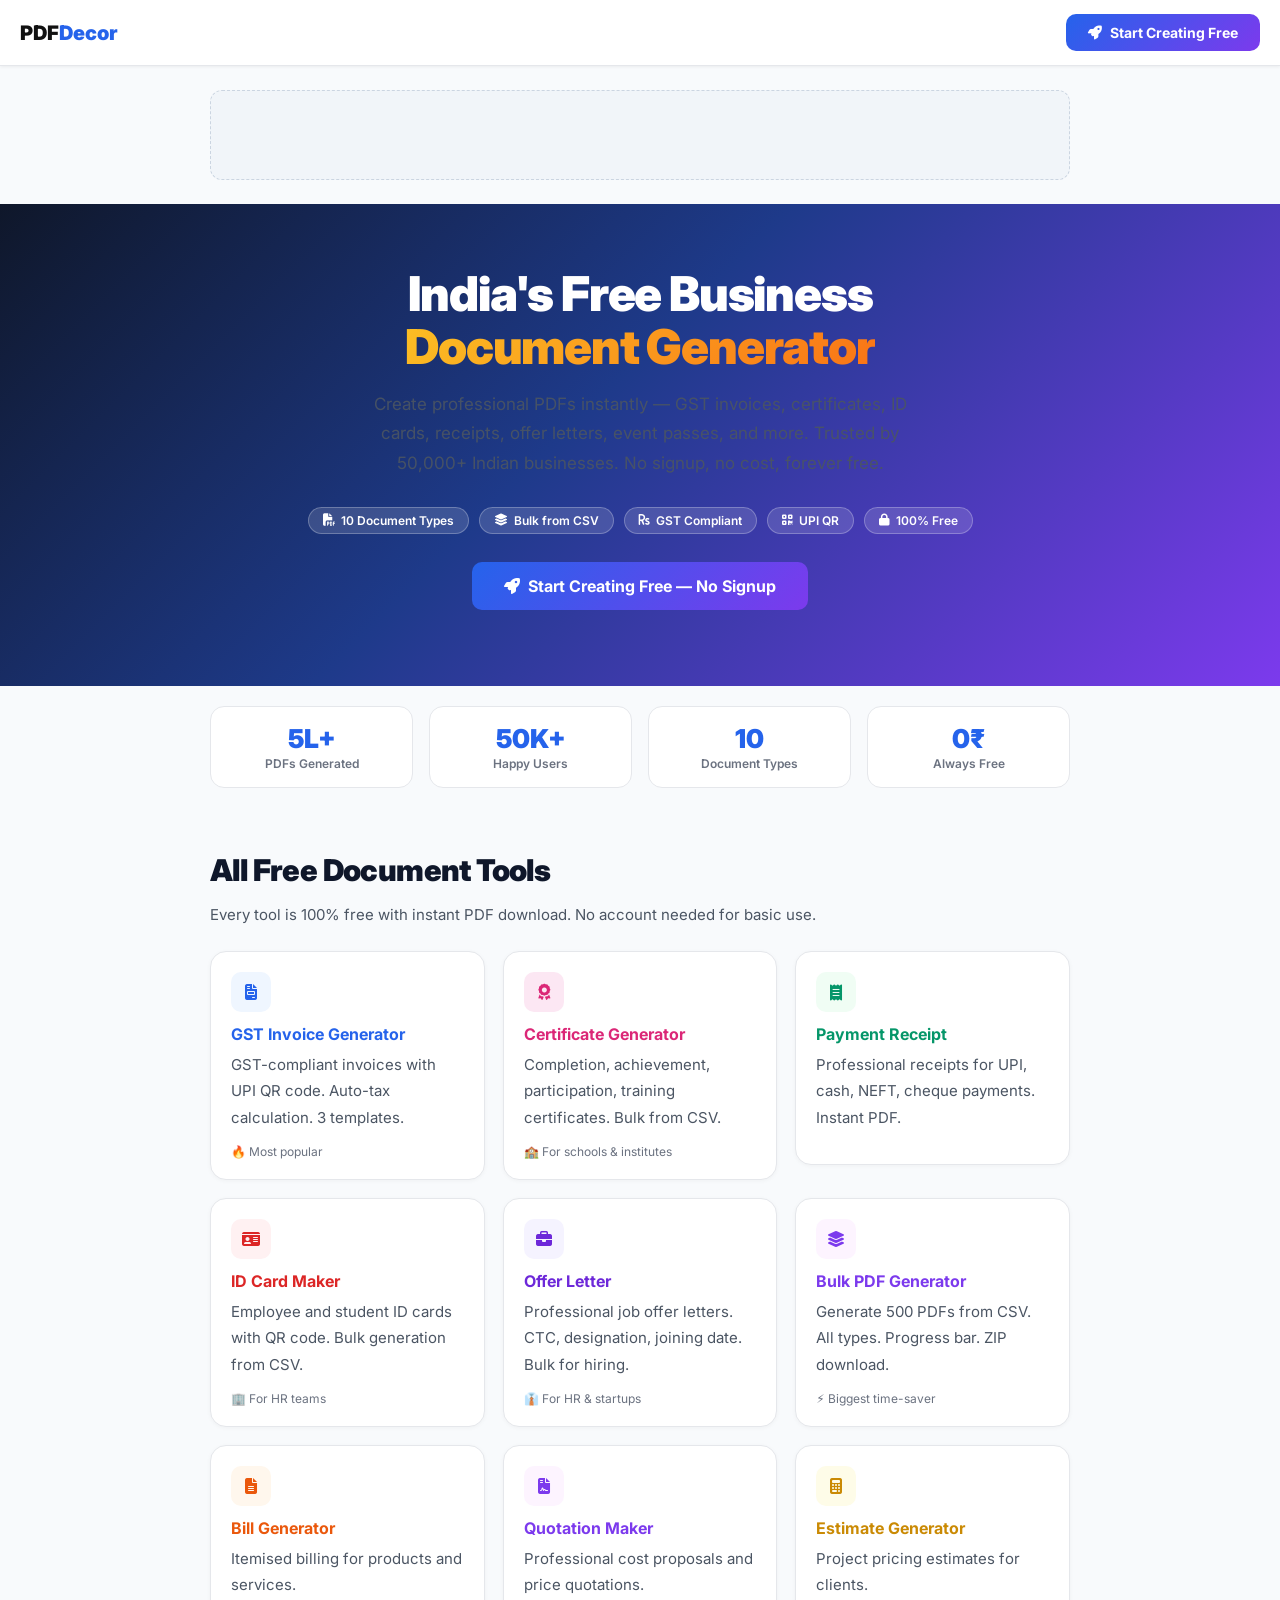
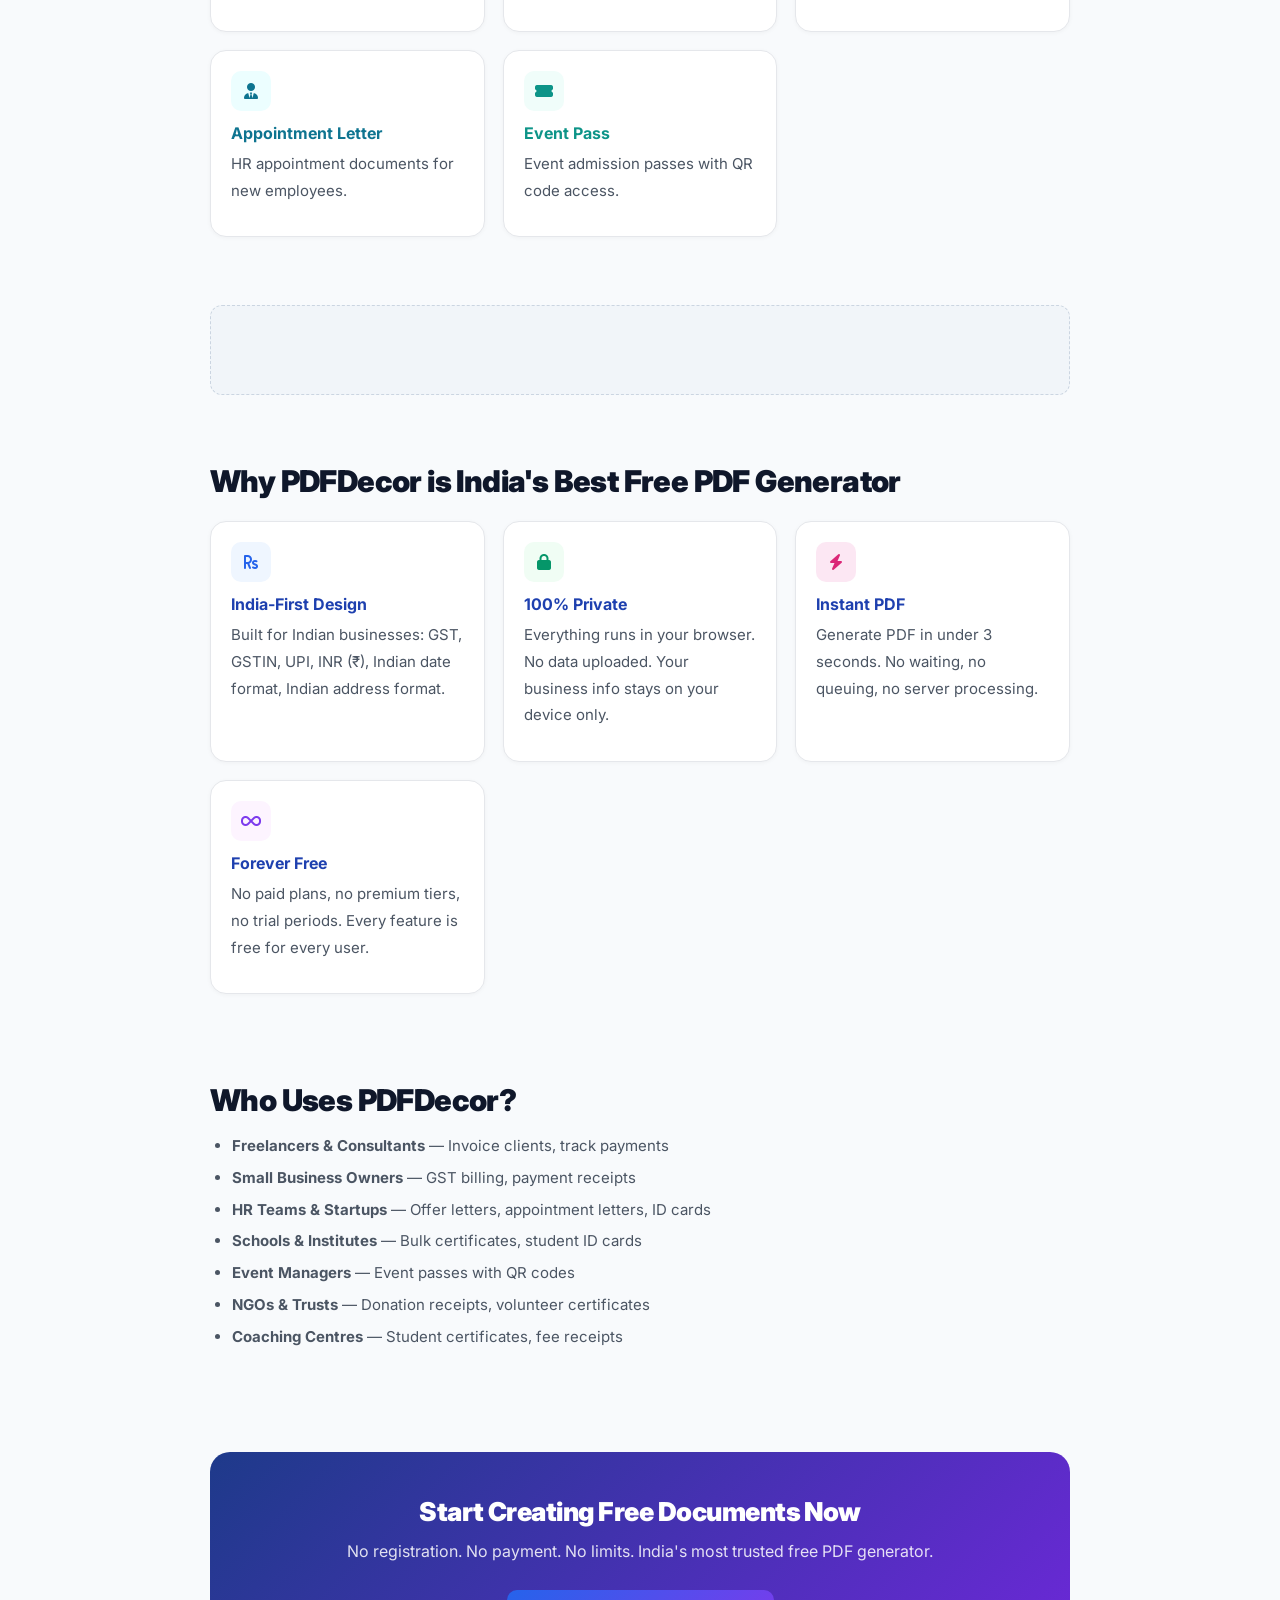
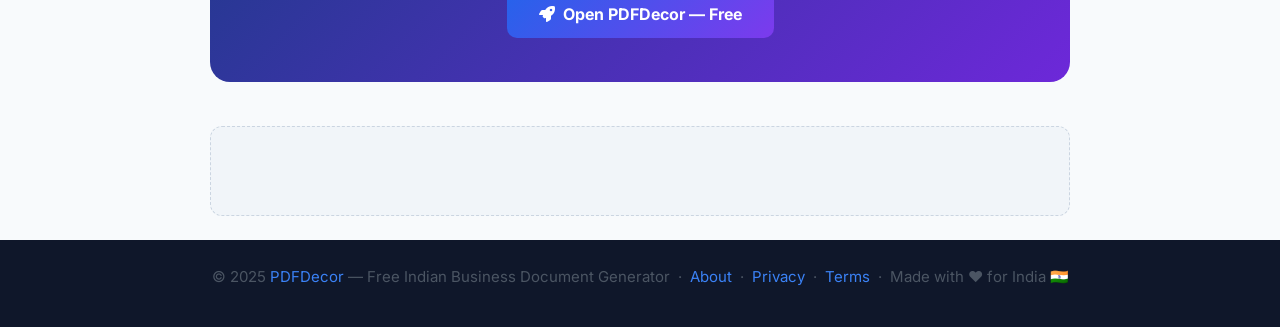
<file: seo/index.html>
<!DOCTYPE html>
<html lang="en">
<head>
  <meta charset="UTF-8"/>
  <meta name="viewport" content="width=device-width,initial-scale=1.0"/>
  <title>Free Indian Business Document Generator — Invoices, Certificates, ID Cards | PDFDecor</title>
  <meta name="description" content="PDFDecor — India's #1 free PDF document generator. Create GST invoices, certificates, ID cards, receipts, offer letters, event passes, quotations and more. Instant PDF download. No signup needed."/>
  <meta name="keywords" content="free pdf generator india, invoice generator, certificate maker, id card generator, receipt generator, offer letter, business document india, gst invoice free"/>
  <link rel="canonical" href="https://pdfdecor.in/seo/"/>
  <meta property="og:title" content="PDFDecor — Free Indian Business Document Generator"/>
  <meta property="og:description" content="India's free PDF generator for invoices, certificates, ID cards, receipts, offer letters, and more. Instant download. No signup."/>
  <meta property="og:type" content="website"/>
  <link rel="icon" href="data:image/svg+xml,<svg xmlns='http://www.w3.org/2000/svg' viewBox='0 0 100 100'><text y='.9em' font-size='90'>📄</text></svg>"/>
  <link href="https://fonts.googleapis.com/css2?family=Inter:wght@400;600;700;800;900&display=swap" rel="stylesheet"/>
  <link rel="stylesheet" href="https://cdn.jsdelivr.net/npm/@fortawesome/fontawesome-free@6.4.0/css/all.min.css"/>
  <script async src="https://pagead2.googlesyndication.com/pagead/js/adsbygoogle.js?client=ca-pub-2715542305151303" crossorigin="anonymous"></script>
  <script async src="https://www.googletagmanager.com/gtag/js?id=G-XXXXXXXXXX"></script>
  <script>window.dataLayer=window.dataLayer||[];function gtag(){dataLayer.push(arguments);}gtag('js',new Date());gtag('config','G-XXXXXXXXXX');</script>
  <link rel="stylesheet" href="seo-style.css"/>
  <script type="application/ld+json">{"@context":"https://schema.org","@type":"WebSite","name":"PDFDecor","url":"https://pdfdecor.in","description":"Free Indian business document generator — invoices, certificates, ID cards, receipts, offer letters, bulk PDF generation.","potentialAction":{"@type":"SearchAction","target":"https://pdfdecor.in/#search?q={search_term_string}","query-input":"required name=search_term_string"}}</script>
</head>
<body>
<header>
  <a href="../index.html" class="logo">PDF<span>Decor</span></a>
  <a href="../index.html" class="cta-btn"><i class="fas fa-rocket"></i> Start Creating Free</a>
</header>

<div class="container">
  <div class="ad-zone"><ins class="adsbygoogle" style="display:block" data-ad-client="ca-pub-2715542305151303" data-ad-slot="auto" data-ad-format="auto" data-full-width-responsive="true"></ins><script>(adsbygoogle=window.adsbygoogle||[]).push({});</script></div>
</div>

<div class="hero">
  <div class="container">
    <h1>India's Free Business<br><span class="hero-accent">Document Generator</span></h1>
    <p>Create professional PDFs instantly — GST invoices, certificates, ID cards, receipts, offer letters, event passes, and more. Trusted by 50,000+ Indian businesses. No signup, no cost, forever free.</p>
    <div class="badge-row">
      <span class="badge"><i class="fas fa-file-pdf"></i> 10 Document Types</span>
      <span class="badge"><i class="fas fa-layer-group"></i> Bulk from CSV</span>
      <span class="badge"><i class="fas fa-rupee-sign"></i> GST Compliant</span>
      <span class="badge"><i class="fas fa-qrcode"></i> UPI QR</span>
      <span class="badge"><i class="fas fa-lock"></i> 100% Free</span>
    </div>
    <a href="../index.html" class="cta-btn cta-lg"><i class="fas fa-rocket"></i> Start Creating Free — No Signup</a>
  </div>
</div>

<div class="container">

  <div class="stat-row">
    <div class="stat-box"><div class="stat-val">5L+</div><div class="stat-lbl">PDFs Generated</div></div>
    <div class="stat-box"><div class="stat-val">50K+</div><div class="stat-lbl">Happy Users</div></div>
    <div class="stat-box"><div class="stat-val">10</div><div class="stat-lbl">Document Types</div></div>
    <div class="stat-box"><div class="stat-val">0₹</div><div class="stat-lbl">Always Free</div></div>
  </div>

  <section class="section">
    <h2>All Free Document Tools</h2>
    <p>Every tool is 100% free with instant PDF download. No account needed for basic use.</p>
    <div class="feature-grid">
      <a href="invoice-generator.html" class="card-link"><div class="feature-card">
        <div class="feature-icon" style="background:#eff6ff"><i class="fas fa-file-invoice" style="color:#2563eb"></i></div>
        <h3 style="color:#2563eb">GST Invoice Generator</h3>
        <p>GST-compliant invoices with UPI QR code. Auto-tax calculation. 3 templates.</p>
        <div style="margin-top:10px;font-size:12px;color:#6b7280">🔥 Most popular</div>
      </div></a>
      <a href="certificate-generator.html" class="card-link"><div class="feature-card">
        <div class="feature-icon" style="background:#fce7f3"><i class="fas fa-award" style="color:#db2777"></i></div>
        <h3 style="color:#db2777">Certificate Generator</h3>
        <p>Completion, achievement, participation, training certificates. Bulk from CSV.</p>
        <div style="margin-top:10px;font-size:12px;color:#6b7280">🏫 For schools & institutes</div>
      </div></a>
      <a href="receipt-generator.html" class="card-link"><div class="feature-card">
        <div class="feature-icon" style="background:#f0fdf4"><i class="fas fa-receipt" style="color:#059669"></i></div>
        <h3 style="color:#059669">Payment Receipt</h3>
        <p>Professional receipts for UPI, cash, NEFT, cheque payments. Instant PDF.</p>
      </div></a>
      <a href="id-card-maker.html" class="card-link"><div class="feature-card">
        <div class="feature-icon" style="background:#fff1f2"><i class="fas fa-id-card" style="color:#dc2626"></i></div>
        <h3 style="color:#dc2626">ID Card Maker</h3>
        <p>Employee and student ID cards with QR code. Bulk generation from CSV.</p>
        <div style="margin-top:10px;font-size:12px;color:#6b7280">🏢 For HR teams</div>
      </div></a>
      <a href="offer-letter-generator.html" class="card-link"><div class="feature-card">
        <div class="feature-icon" style="background:#f5f3ff"><i class="fas fa-briefcase" style="color:#6d28d9"></i></div>
        <h3 style="color:#6d28d9">Offer Letter</h3>
        <p>Professional job offer letters. CTC, designation, joining date. Bulk for hiring.</p>
        <div style="margin-top:10px;font-size:12px;color:#6b7280">👔 For HR & startups</div>
      </div></a>
      <a href="bulk-pdf-generator.html" class="card-link"><div class="feature-card">
        <div class="feature-icon" style="background:#fdf4ff"><i class="fas fa-layer-group" style="color:#7c3aed"></i></div>
        <h3 style="color:#7c3aed">Bulk PDF Generator</h3>
        <p>Generate 500 PDFs from CSV. All types. Progress bar. ZIP download.</p>
        <div style="margin-top:10px;font-size:12px;color:#6b7280">⚡ Biggest time-saver</div>
      </div></a>
    </div>
    <div style="margin-top:18px" class="feature-grid">
      <a href="../index.html#bill" class="card-link"><div class="feature-card"><div class="feature-icon" style="background:#fff7ed"><i class="fas fa-file-alt" style="color:#ea580c"></i></div><h3 style="color:#ea580c">Bill Generator</h3><p>Itemised billing for products and services.</p></div></a>
      <a href="../index.html#quotation" class="card-link"><div class="feature-card"><div class="feature-icon" style="background:#fdf4ff"><i class="fas fa-file-contract" style="color:#7c3aed"></i></div><h3 style="color:#7c3aed">Quotation Maker</h3><p>Professional cost proposals and price quotations.</p></div></a>
      <a href="../index.html#estimate" class="card-link"><div class="feature-card"><div class="feature-icon" style="background:#fefce8"><i class="fas fa-calculator" style="color:#ca8a04"></i></div><h3 style="color:#ca8a04">Estimate Generator</h3><p>Project pricing estimates for clients.</p></div></a>
      <a href="../index.html#appointment-letter" class="card-link"><div class="feature-card"><div class="feature-icon" style="background:#ecfeff"><i class="fas fa-user-tie" style="color:#0e7490"></i></div><h3 style="color:#0e7490">Appointment Letter</h3><p>HR appointment documents for new employees.</p></div></a>
      <a href="../index.html#event-pass" class="card-link"><div class="feature-card"><div class="feature-icon" style="background:#f0fdfa"><i class="fas fa-ticket-alt" style="color:#0d9488"></i></div><h3 style="color:#0d9488">Event Pass</h3><p>Event admission passes with QR code access.</p></div></a>
    </div>
  </section>

  <div class="ad-zone"><ins class="adsbygoogle" style="display:block" data-ad-client="ca-pub-2715542305151303" data-ad-slot="auto" data-ad-format="auto" data-full-width-responsive="true"></ins><script>(adsbygoogle=window.adsbygoogle||[]).push({});</script></div>

  <section class="section">
    <h2>Why PDFDecor is India's Best Free PDF Generator</h2>
    <div class="feature-grid">
      <div class="feature-card"><div class="feature-icon" style="background:#eff6ff"><i class="fas fa-rupee-sign" style="color:#2563eb"></i></div><h3>India-First Design</h3><p>Built for Indian businesses: GST, GSTIN, UPI, INR (₹), Indian date format, Indian address format.</p></div>
      <div class="feature-card"><div class="feature-icon" style="background:#f0fdf4"><i class="fas fa-lock" style="color:#059669"></i></div><h3>100% Private</h3><p>Everything runs in your browser. No data uploaded. Your business info stays on your device only.</p></div>
      <div class="feature-card"><div class="feature-icon" style="background:#fce7f3"><i class="fas fa-bolt" style="color:#db2777"></i></div><h3>Instant PDF</h3><p>Generate PDF in under 3 seconds. No waiting, no queuing, no server processing.</p></div>
      <div class="feature-card"><div class="feature-icon" style="background:#fdf4ff"><i class="fas fa-infinity" style="color:#7c3aed"></i></div><h3>Forever Free</h3><p>No paid plans, no premium tiers, no trial periods. Every feature is free for every user.</p></div>
    </div>
  </section>

  <section class="section">
    <h2>Who Uses PDFDecor?</h2>
    <ul>
      <li><strong>Freelancers & Consultants</strong> — Invoice clients, track payments</li>
      <li><strong>Small Business Owners</strong> — GST billing, payment receipts</li>
      <li><strong>HR Teams & Startups</strong> — Offer letters, appointment letters, ID cards</li>
      <li><strong>Schools & Institutes</strong> — Bulk certificates, student ID cards</li>
      <li><strong>Event Managers</strong> — Event passes with QR codes</li>
      <li><strong>NGOs & Trusts</strong> — Donation receipts, volunteer certificates</li>
      <li><strong>Coaching Centres</strong> — Student certificates, fee receipts</li>
    </ul>
  </section>

  <div class="cta-section">
    <h2>Start Creating Free Documents Now</h2>
    <p>No registration. No payment. No limits. India's most trusted free PDF generator.</p>
    <a href="../index.html" class="cta-btn cta-lg"><i class="fas fa-rocket"></i> Open PDFDecor — Free</a>
  </div>

  <div class="ad-zone"><ins class="adsbygoogle" style="display:block" data-ad-client="ca-pub-2715542305151303" data-ad-slot="auto" data-ad-format="auto" data-full-width-responsive="true"></ins><script>(adsbygoogle=window.adsbygoogle||[]).push({});</script></div>
</div>

<footer>
  <p>© 2025 <a href="../index.html">PDFDecor</a> — Free Indian Business Document Generator &nbsp;·&nbsp; <a href="../index.html#about">About</a> &nbsp;·&nbsp; <a href="../index.html#privacy">Privacy</a> &nbsp;·&nbsp; <a href="../index.html#terms">Terms</a> &nbsp;·&nbsp; Made with ❤️ for India 🇮🇳</p>
</footer>
</body>
</html>
</file>
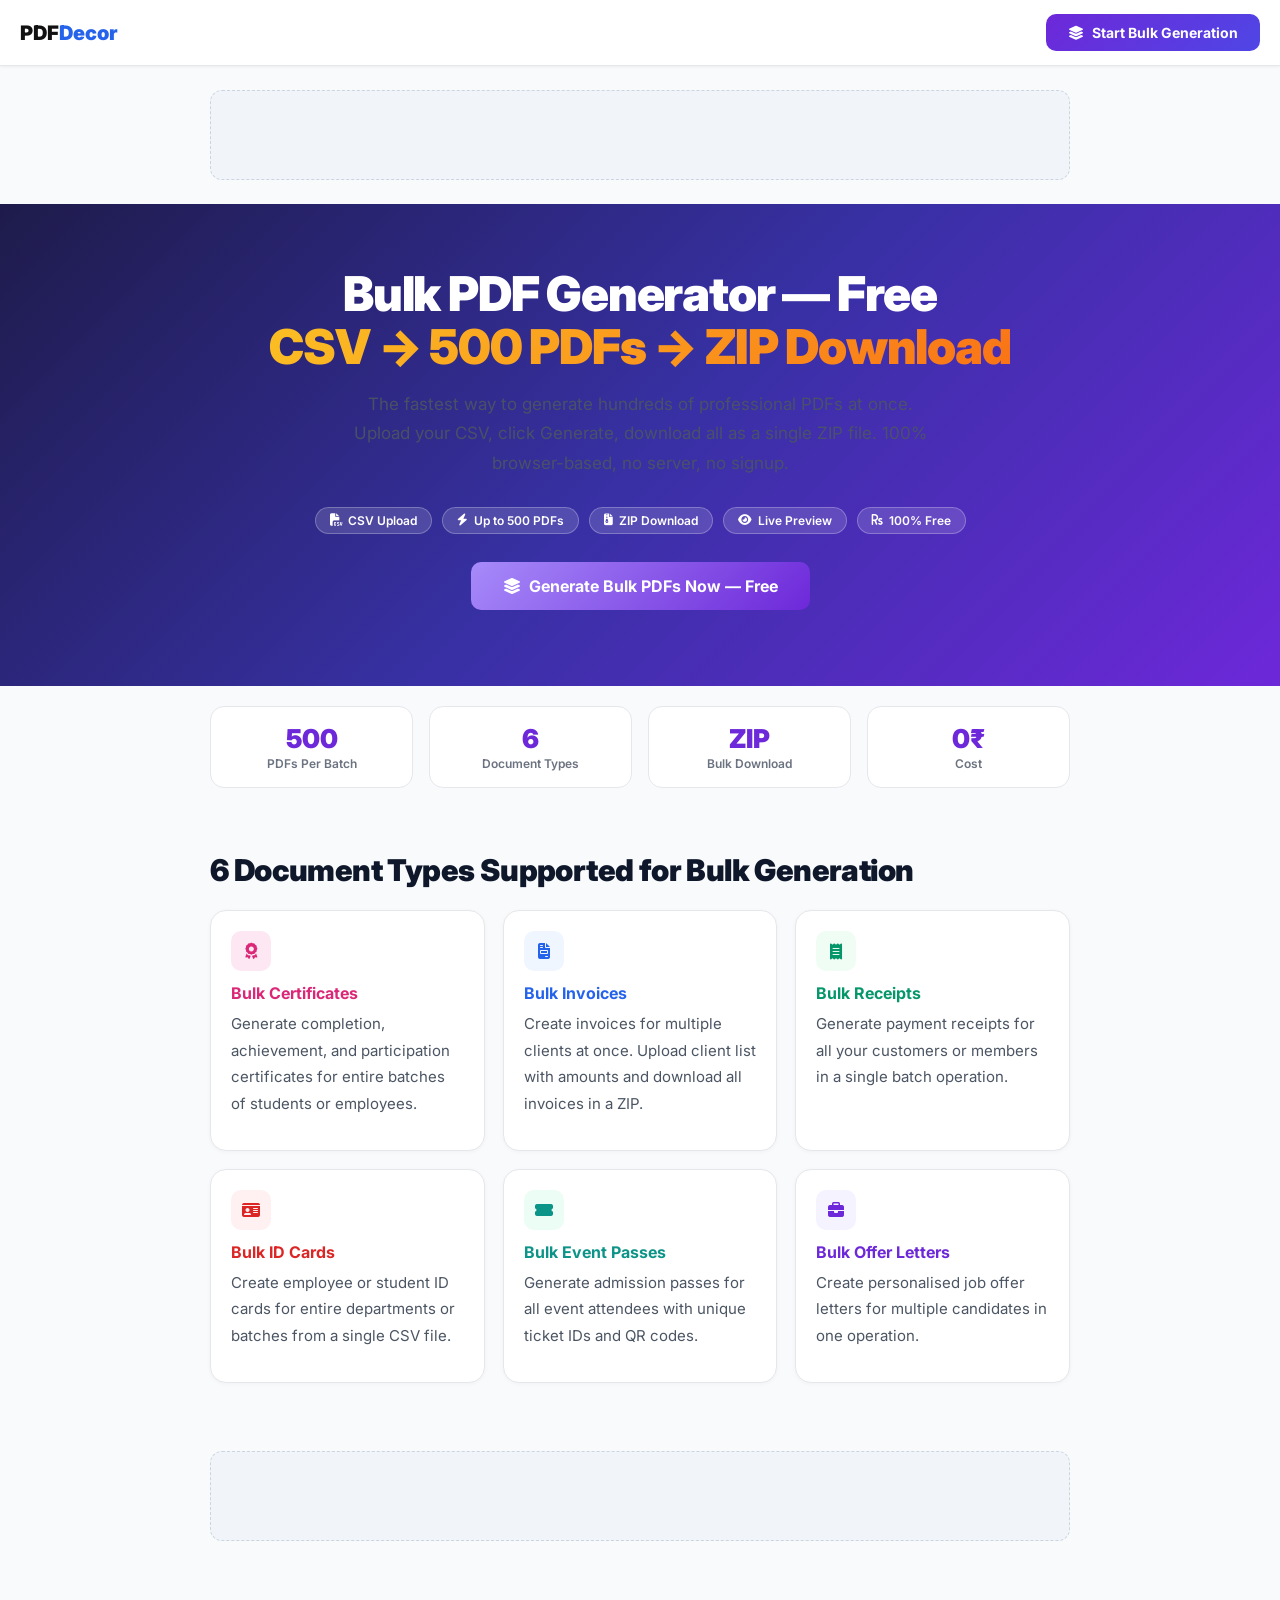
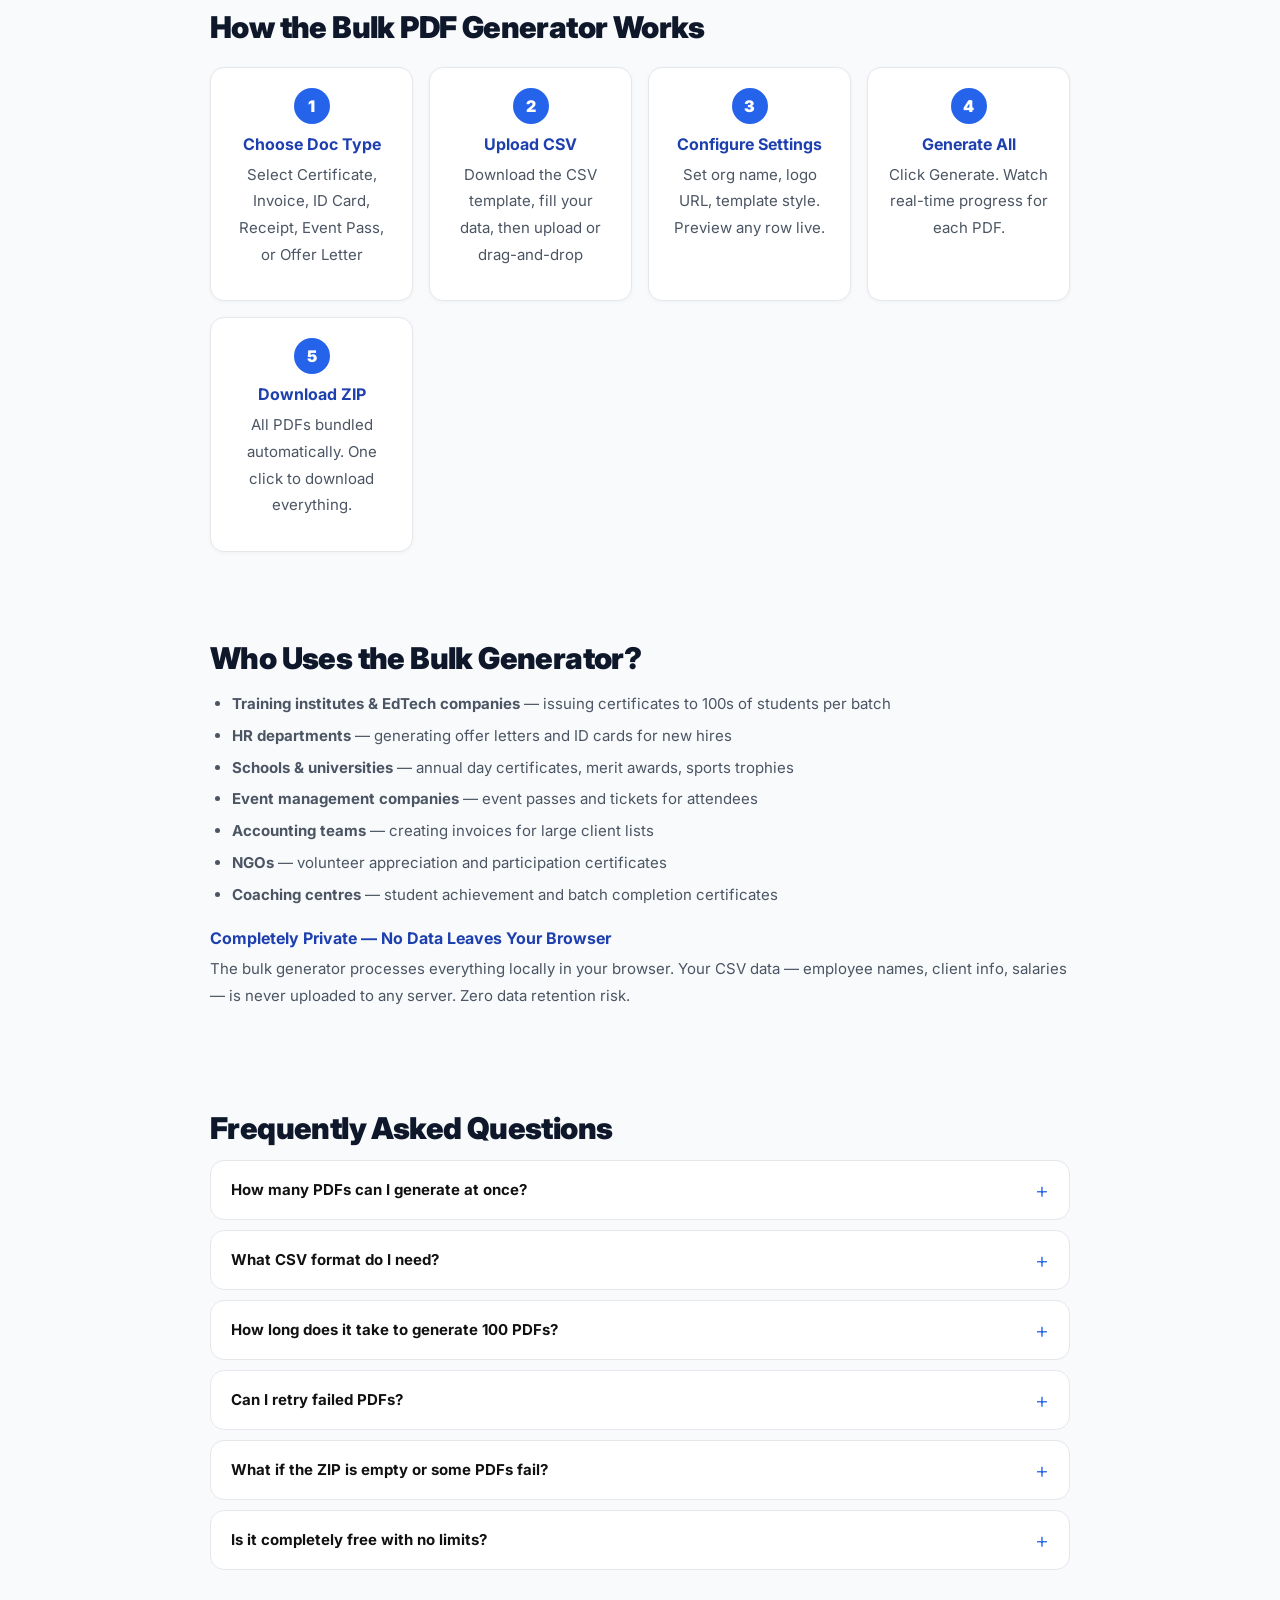
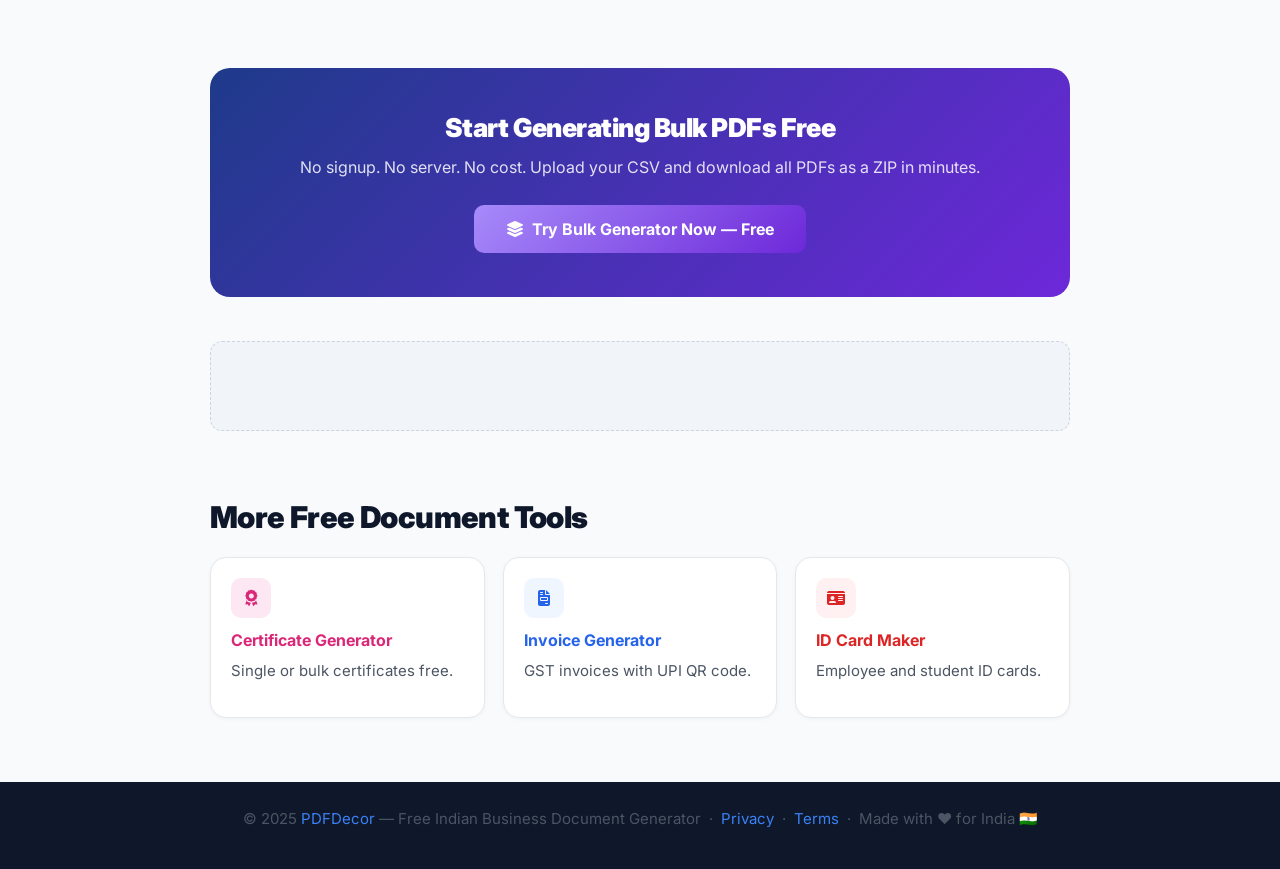
<file: seo/bulk-pdf-generator.html>
<!DOCTYPE html>
<html lang="en">
<head>
  <meta charset="UTF-8"/>
  <meta name="viewport" content="width=device-width,initial-scale=1.0"/>
  <title>Bulk PDF Generator Online Free — 500 Certificates, Invoices from CSV | PDFDecor</title>
  <meta name="description" content="Generate hundreds of PDFs in one click. Upload CSV to create bulk certificates, invoices, ID cards, receipts, offer letters, and event passes. Download as ZIP. 100% free, browser-based."/>
  <meta name="keywords" content="bulk pdf generator, bulk certificate generator from csv, batch invoice generator, bulk id card generator, bulk pdf download zip, mass certificate generator india"/>
  <link rel="canonical" href="https://pdfdecor.in/seo/bulk-pdf-generator.html"/>
  <meta property="og:title" content="Bulk PDF Generator Free — CSV to 500 PDFs in ZIP | PDFDecor"/>
  <meta property="og:type" content="website"/>
  <link rel="icon" href="data:image/svg+xml,<svg xmlns='http://www.w3.org/2000/svg' viewBox='0 0 100 100'><text y='.9em' font-size='90'>📦</text></svg>"/>
  <link href="https://fonts.googleapis.com/css2?family=Inter:wght@400;600;700;800;900&display=swap" rel="stylesheet"/>
  <link rel="stylesheet" href="https://cdn.jsdelivr.net/npm/@fortawesome/fontawesome-free@6.4.0/css/all.min.css"/>
  <script async src="https://pagead2.googlesyndication.com/pagead/js/adsbygoogle.js?client=ca-pub-2715542305151303" crossorigin="anonymous"></script>
  <script async src="https://www.googletagmanager.com/gtag/js?id=G-XXXXXXXXXX"></script>
  <script>window.dataLayer=window.dataLayer||[];function gtag(){dataLayer.push(arguments);}gtag('js',new Date());gtag('config','G-XXXXXXXXXX');</script>
  <link rel="stylesheet" href="seo-style.css"/>
</head>
<body>
<header>
  <a href="../index.html" class="logo">PDF<span>Decor</span></a>
  <a href="../index.html#bulk" class="cta-btn" style="background:linear-gradient(135deg,#6d28d9,#4f46e5)"><i class="fas fa-layer-group"></i> Start Bulk Generation</a>
</header>

<div class="container">
  <div class="ad-zone"><ins class="adsbygoogle" style="display:block" data-ad-client="ca-pub-2715542305151303" data-ad-slot="auto" data-ad-format="auto" data-full-width-responsive="true"></ins><script>(adsbygoogle=window.adsbygoogle||[]).push({});</script></div>
</div>

<div class="hero" style="background:linear-gradient(135deg,#1e1b4b 0%,#3730a3 50%,#6d28d9 100%)">
  <div class="container">
    <h1>Bulk PDF Generator — Free<br><span class="hero-accent">CSV → 500 PDFs → ZIP Download</span></h1>
    <p>The fastest way to generate hundreds of professional PDFs at once. Upload your CSV, click Generate, download all as a single ZIP file. 100% browser-based, no server, no signup.</p>
    <div class="badge-row">
      <span class="badge"><i class="fas fa-file-csv"></i> CSV Upload</span>
      <span class="badge"><i class="fas fa-bolt"></i> Up to 500 PDFs</span>
      <span class="badge"><i class="fas fa-file-archive"></i> ZIP Download</span>
      <span class="badge"><i class="fas fa-eye"></i> Live Preview</span>
      <span class="badge"><i class="fas fa-rupee-sign"></i> 100% Free</span>
    </div>
    <a href="../index.html#bulk" class="cta-btn cta-lg" style="background:linear-gradient(135deg,#a78bfa,#6d28d9)"><i class="fas fa-layer-group"></i> Generate Bulk PDFs Now — Free</a>
  </div>
</div>

<div class="container">

  <div class="stat-row">
    <div class="stat-box"><div class="stat-val" style="color:#6d28d9">500</div><div class="stat-lbl">PDFs Per Batch</div></div>
    <div class="stat-box"><div class="stat-val" style="color:#6d28d9">6</div><div class="stat-lbl">Document Types</div></div>
    <div class="stat-box"><div class="stat-val" style="color:#6d28d9">ZIP</div><div class="stat-lbl">Bulk Download</div></div>
    <div class="stat-box"><div class="stat-val" style="color:#6d28d9">0₹</div><div class="stat-lbl">Cost</div></div>
  </div>

  <section class="section">
    <h2>6 Document Types Supported for Bulk Generation</h2>
    <div class="feature-grid">
      <div class="feature-card">
        <div class="feature-icon" style="background:#fce7f3"><i class="fas fa-award" style="color:#db2777"></i></div>
        <h3 style="color:#db2777">Bulk Certificates</h3>
        <p>Generate completion, achievement, and participation certificates for entire batches of students or employees.</p>
      </div>
      <div class="feature-card">
        <div class="feature-icon" style="background:#eff6ff"><i class="fas fa-file-invoice" style="color:#2563eb"></i></div>
        <h3 style="color:#2563eb">Bulk Invoices</h3>
        <p>Create invoices for multiple clients at once. Upload client list with amounts and download all invoices in a ZIP.</p>
      </div>
      <div class="feature-card">
        <div class="feature-icon" style="background:#f0fdf4"><i class="fas fa-receipt" style="color:#059669"></i></div>
        <h3 style="color:#059669">Bulk Receipts</h3>
        <p>Generate payment receipts for all your customers or members in a single batch operation.</p>
      </div>
      <div class="feature-card">
        <div class="feature-icon" style="background:#fff1f2"><i class="fas fa-id-card" style="color:#dc2626"></i></div>
        <h3 style="color:#dc2626">Bulk ID Cards</h3>
        <p>Create employee or student ID cards for entire departments or batches from a single CSV file.</p>
      </div>
      <div class="feature-card">
        <div class="feature-icon" style="background:#ecfdf5"><i class="fas fa-ticket-alt" style="color:#0d9488"></i></div>
        <h3 style="color:#0d9488">Bulk Event Passes</h3>
        <p>Generate admission passes for all event attendees with unique ticket IDs and QR codes.</p>
      </div>
      <div class="feature-card">
        <div class="feature-icon" style="background:#f5f3ff"><i class="fas fa-briefcase" style="color:#6d28d9"></i></div>
        <h3 style="color:#6d28d9">Bulk Offer Letters</h3>
        <p>Create personalised job offer letters for multiple candidates in one operation.</p>
      </div>
    </div>
  </section>

  <div class="ad-zone"><ins class="adsbygoogle" style="display:block" data-ad-client="ca-pub-2715542305151303" data-ad-slot="auto" data-ad-format="auto" data-full-width-responsive="true"></ins><script>(adsbygoogle=window.adsbygoogle||[]).push({});</script></div>

  <section class="section">
    <h2>How the Bulk PDF Generator Works</h2>
    <div class="steps">
      <div class="step"><div class="step-num">1</div><h3>Choose Doc Type</h3><p>Select Certificate, Invoice, ID Card, Receipt, Event Pass, or Offer Letter</p></div>
      <div class="step"><div class="step-num">2</div><h3>Upload CSV</h3><p>Download the CSV template, fill your data, then upload or drag-and-drop</p></div>
      <div class="step"><div class="step-num">3</div><h3>Configure Settings</h3><p>Set org name, logo URL, template style. Preview any row live.</p></div>
      <div class="step"><div class="step-num">4</div><h3>Generate All</h3><p>Click Generate. Watch real-time progress for each PDF.</p></div>
      <div class="step"><div class="step-num">5</div><h3>Download ZIP</h3><p>All PDFs bundled automatically. One click to download everything.</p></div>
    </div>
  </section>

  <section class="section">
    <h2>Who Uses the Bulk Generator?</h2>
    <ul>
      <li><strong>Training institutes &amp; EdTech companies</strong> — issuing certificates to 100s of students per batch</li>
      <li><strong>HR departments</strong> — generating offer letters and ID cards for new hires</li>
      <li><strong>Schools &amp; universities</strong> — annual day certificates, merit awards, sports trophies</li>
      <li><strong>Event management companies</strong> — event passes and tickets for attendees</li>
      <li><strong>Accounting teams</strong> — creating invoices for large client lists</li>
      <li><strong>NGOs</strong> — volunteer appreciation and participation certificates</li>
      <li><strong>Coaching centres</strong> — student achievement and batch completion certificates</li>
    </ul>

    <h3 style="margin-top:20px">Completely Private — No Data Leaves Your Browser</h3>
    <p>The bulk generator processes everything locally in your browser. Your CSV data — employee names, client info, salaries — is never uploaded to any server. Zero data retention risk.</p>
  </section>

  <section class="section">
    <h2>Frequently Asked Questions</h2>
    <details class="faq"><summary>How many PDFs can I generate at once?</summary><p>Up to 500 records per batch. For larger volumes, split your CSV into batches of 500 and run multiple sessions.</p></details>
    <details class="faq"><summary>What CSV format do I need?</summary><p>UTF-8 encoded CSV with a header row. Each document type has its own column structure. Click "Download CSV Template" to get the exact format for your chosen document type.</p></details>
    <details class="faq"><summary>How long does it take to generate 100 PDFs?</summary><p>On a modern laptop or desktop, 100 PDFs typically take 2–4 minutes. Processing speed depends on your device's performance. A progress bar shows real-time status.</p></details>
    <details class="faq"><summary>Can I retry failed PDFs?</summary><p>Yes. After generation completes, any failed rows show a "Retry" option. You can re-process only the failed records without regenerating the successful ones.</p></details>
    <details class="faq"><summary>What if the ZIP is empty or some PDFs fail?</summary><p>Try reducing batch size to 50–100 rows at a time. Use a modern browser on desktop (Chrome or Edge recommended). Mobile browsers may struggle with large batches.</p></details>
    <details class="faq"><summary>Is it completely free with no limits?</summary><p>Yes — completely free. No per-PDF charges, no subscription. The service is ad-supported. All PDFs include a small "PDFDecor.in" footer watermark.</p></details>
  </section>

  <div class="cta-section">
    <h2>Start Generating Bulk PDFs Free</h2>
    <p>No signup. No server. No cost. Upload your CSV and download all PDFs as a ZIP in minutes.</p>
    <a href="../index.html#bulk" class="cta-btn cta-lg" style="background:linear-gradient(135deg,#a78bfa,#6d28d9)"><i class="fas fa-layer-group"></i> Try Bulk Generator Now — Free</a>
  </div>

  <div class="ad-zone"><ins class="adsbygoogle" style="display:block" data-ad-client="ca-pub-2715542305151303" data-ad-slot="auto" data-ad-format="auto" data-full-width-responsive="true"></ins><script>(adsbygoogle=window.adsbygoogle||[]).push({});</script></div>

  <section class="section">
    <h2>More Free Document Tools</h2>
    <div class="feature-grid">
      <a href="certificate-generator.html" class="card-link"><div class="feature-card"><div class="feature-icon" style="background:#fce7f3"><i class="fas fa-award" style="color:#db2777"></i></div><h3 style="color:#db2777">Certificate Generator</h3><p>Single or bulk certificates free.</p></div></a>
      <a href="invoice-generator.html" class="card-link"><div class="feature-card"><div class="feature-icon" style="background:#eff6ff"><i class="fas fa-file-invoice" style="color:#2563eb"></i></div><h3 style="color:#2563eb">Invoice Generator</h3><p>GST invoices with UPI QR code.</p></div></a>
      <a href="id-card-maker.html" class="card-link"><div class="feature-card"><div class="feature-icon" style="background:#fff1f2"><i class="fas fa-id-card" style="color:#dc2626"></i></div><h3 style="color:#dc2626">ID Card Maker</h3><p>Employee and student ID cards.</p></div></a>
    </div>
  </section>
</div>

<footer>
  <p>© 2025 <a href="../index.html">PDFDecor</a> — Free Indian Business Document Generator &nbsp;·&nbsp; <a href="../index.html#privacy">Privacy</a> &nbsp;·&nbsp; <a href="../index.html#terms">Terms</a> &nbsp;·&nbsp; Made with ❤️ for India 🇮🇳</p>
</footer>
</body>
</html>
</file>
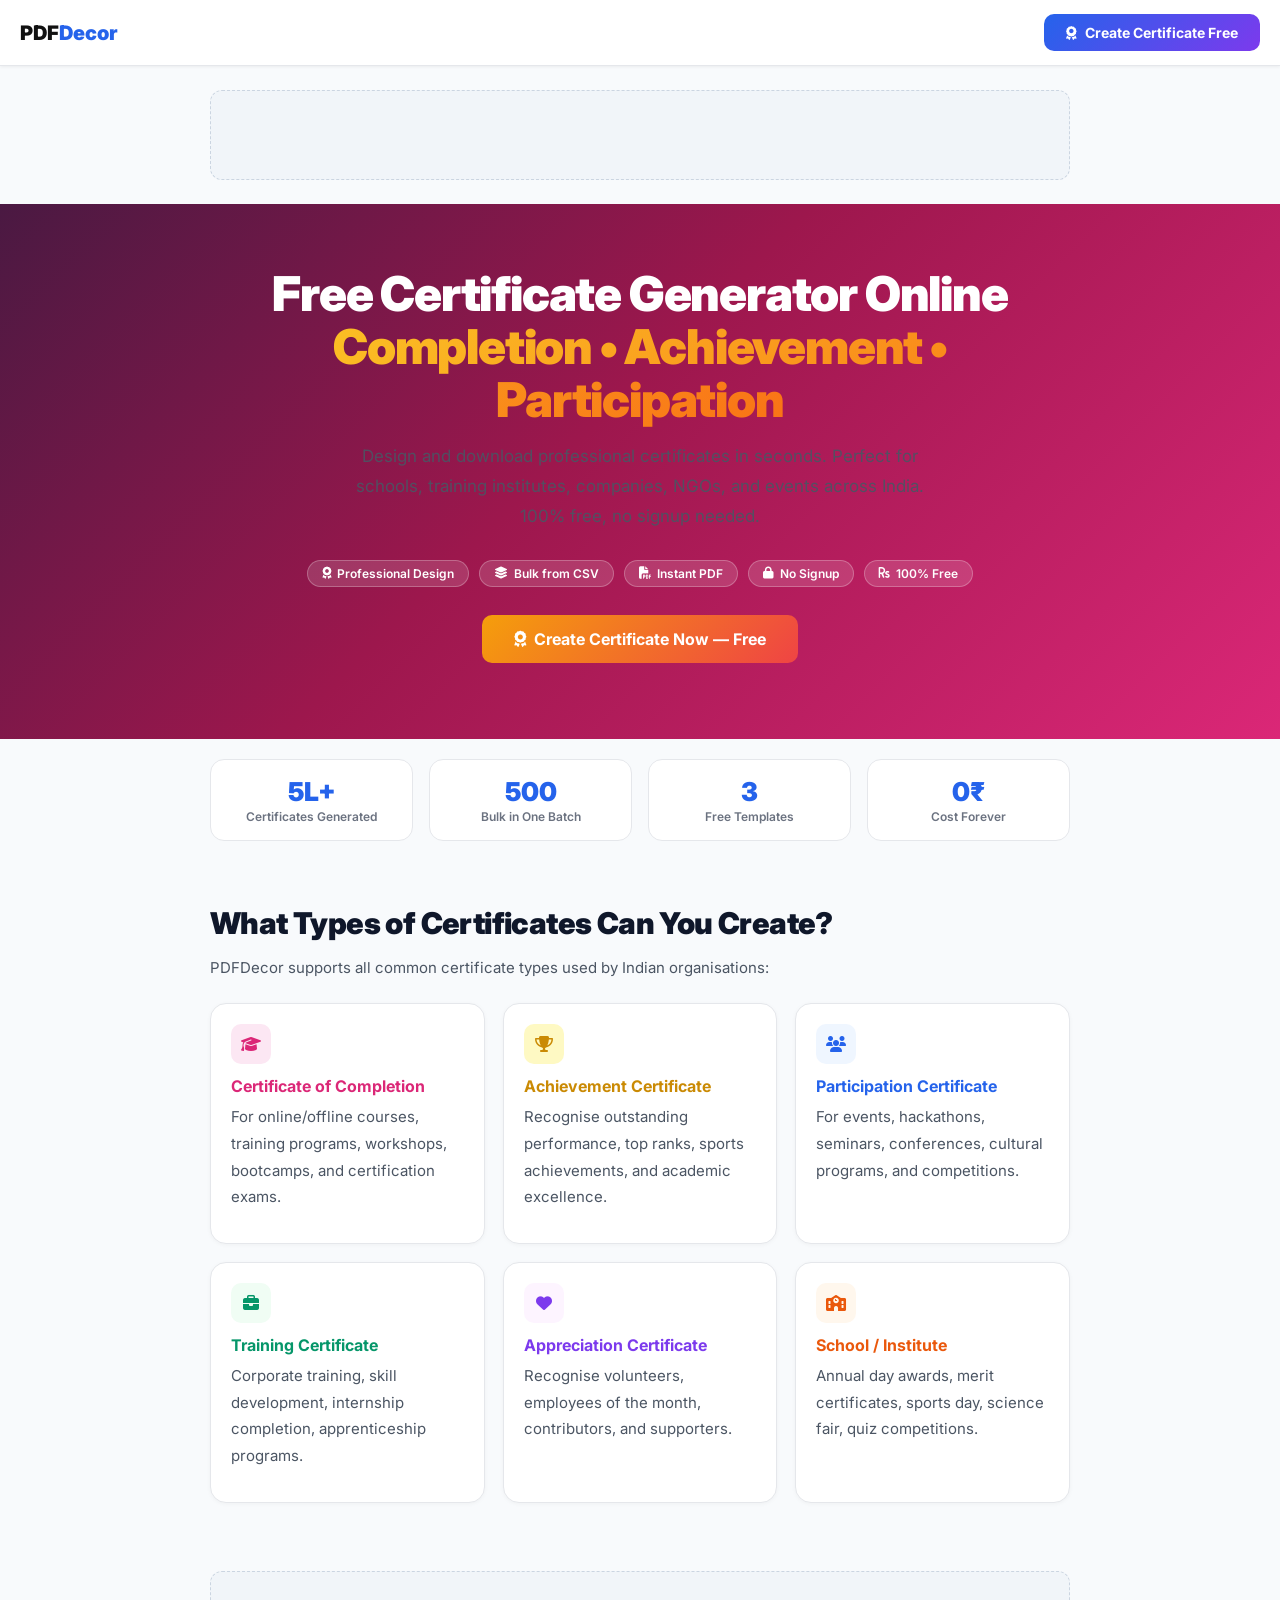
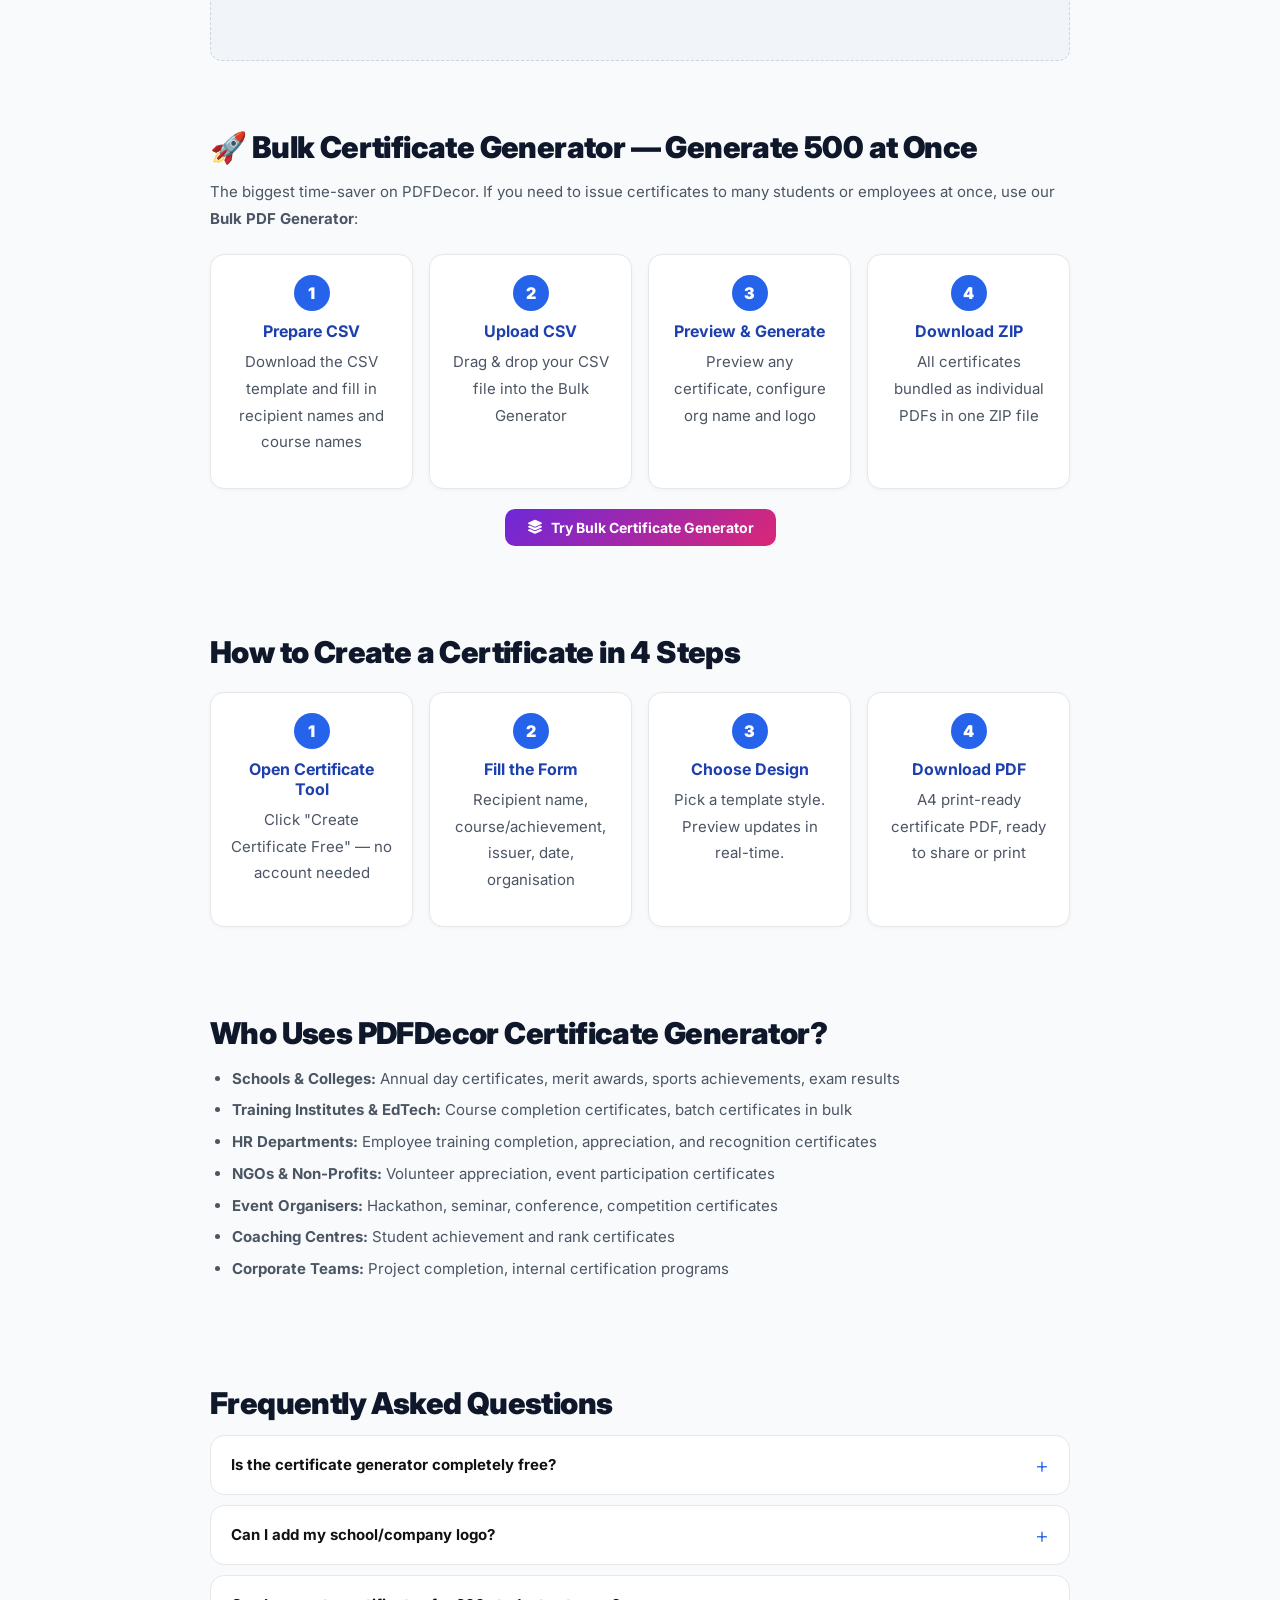
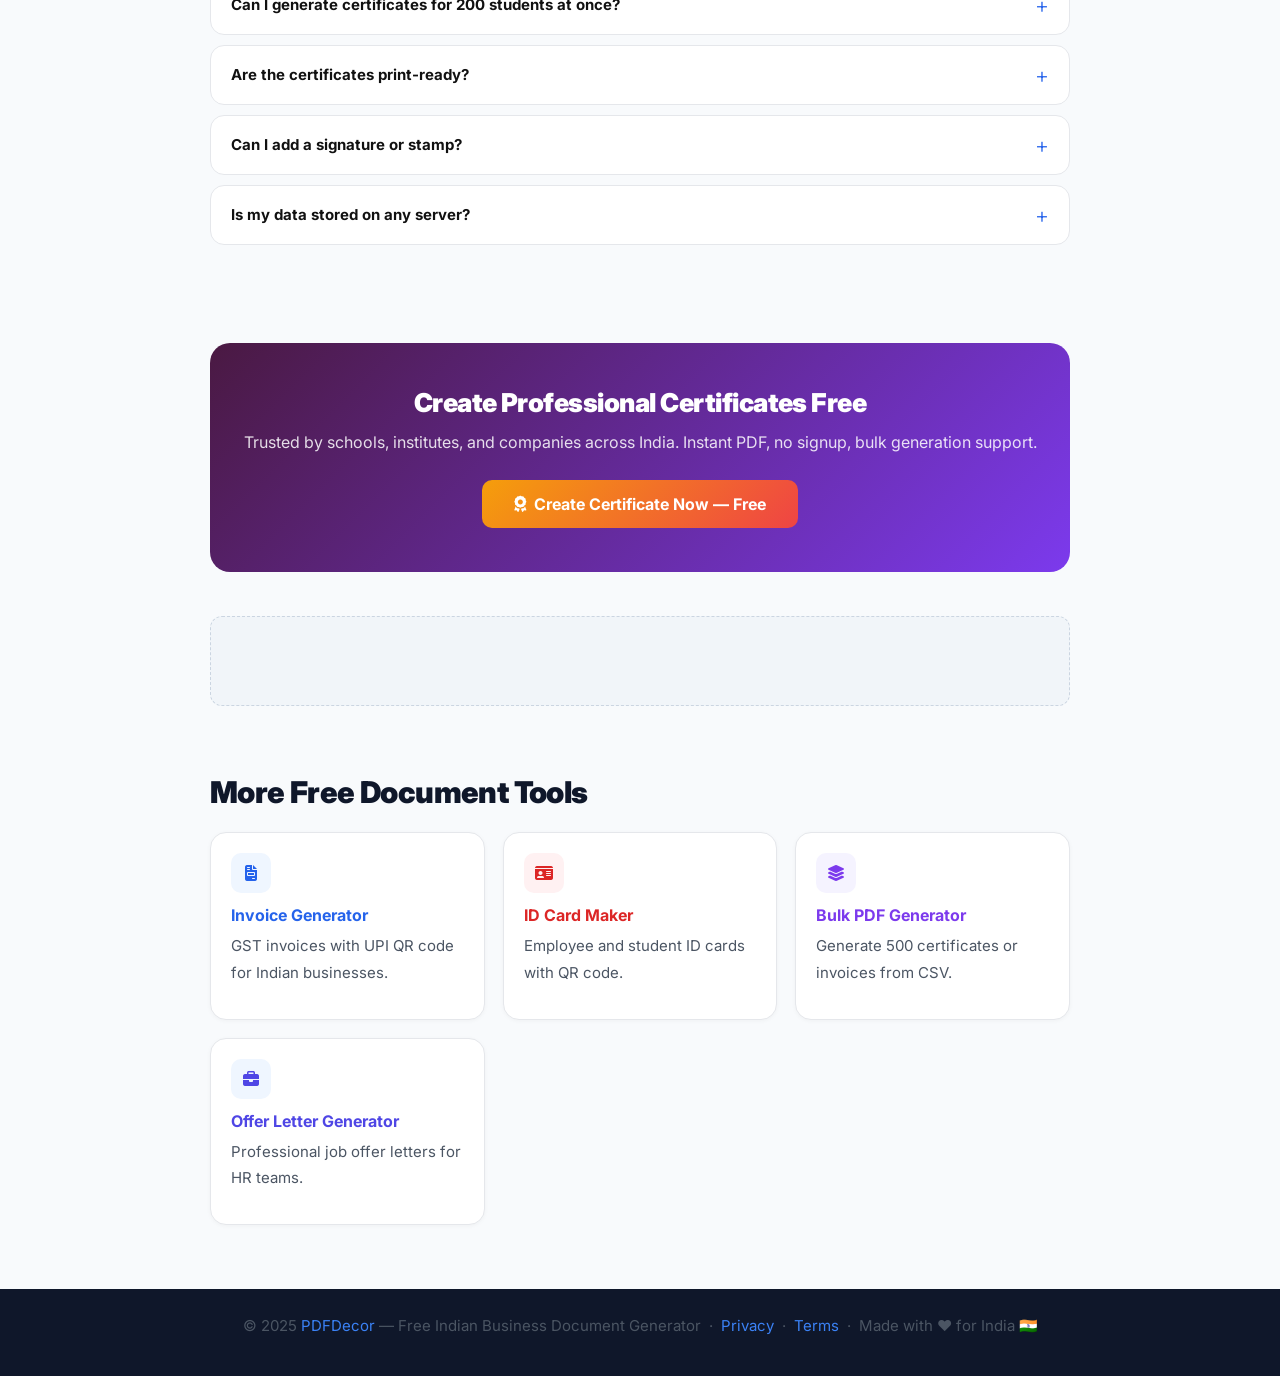
<file: seo/certificate-generator.html>
<!DOCTYPE html>
<html lang="en">
<head>
  <meta charset="UTF-8"/>
  <meta name="viewport" content="width=device-width,initial-scale=1.0"/>
  <title>Free Certificate Generator Online — Achievement & Completion Certificates | PDFDecor</title>
  <meta name="description" content="Create professional certificates of completion, achievement, participation and appreciation online free. Instant PDF download. No signup required. Used by schools, companies & institutes across India."/>
  <meta name="keywords" content="free certificate generator, certificate maker online, certificate of completion free, achievement certificate, participation certificate, training certificate india, bulk certificate generator"/>
  <link rel="canonical" href="https://pdfdecor.in/seo/certificate-generator.html"/>
  <meta property="og:title" content="Free Certificate Generator — Completion, Achievement, Participation | PDFDecor"/>
  <meta property="og:description" content="Create professional certificates free online. Completion, achievement, participation, training. Instant PDF. Bulk generate from CSV. No signup."/>
  <meta property="og:type" content="website"/>
  <link rel="icon" href="data:image/svg+xml,<svg xmlns='http://www.w3.org/2000/svg' viewBox='0 0 100 100'><text y='.9em' font-size='90'>🏆</text></svg>"/>
  <link href="https://fonts.googleapis.com/css2?family=Inter:wght@400;600;700;800;900&display=swap" rel="stylesheet"/>
  <link rel="stylesheet" href="https://cdn.jsdelivr.net/npm/@fortawesome/fontawesome-free@6.4.0/css/all.min.css"/>
  <script async src="https://pagead2.googlesyndication.com/pagead/js/adsbygoogle.js?client=ca-pub-2715542305151303" crossorigin="anonymous"></script>
  <script async src="https://www.googletagmanager.com/gtag/js?id=G-XXXXXXXXXX"></script>
  <script>window.dataLayer=window.dataLayer||[];function gtag(){dataLayer.push(arguments);}gtag('js',new Date());gtag('config','G-XXXXXXXXXX');</script>
  <link rel="stylesheet" href="seo-style.css"/>
  <script type="application/ld+json">{"@context":"https://schema.org","@type":"SoftwareApplication","name":"PDFDecor Certificate Generator","description":"Free online certificate generator for completion, achievement, participation and training certificates. Bulk generation from CSV.","applicationCategory":"EducationApplication","operatingSystem":"Web","offers":{"@type":"Offer","price":"0","priceCurrency":"INR"},"url":"https://pdfdecor.in/#certificate"}</script>
</head>
<body>
<header>
  <a href="../index.html" class="logo">PDF<span>Decor</span></a>
  <a href="../index.html#certificate" class="cta-btn"><i class="fas fa-award"></i> Create Certificate Free</a>
</header>

<div class="container">
  <div class="ad-zone"><ins class="adsbygoogle" style="display:block" data-ad-client="ca-pub-2715542305151303" data-ad-slot="auto" data-ad-format="auto" data-full-width-responsive="true"></ins><script>(adsbygoogle=window.adsbygoogle||[]).push({});</script></div>
</div>

<div class="hero" style="background:linear-gradient(135deg,#4a1942 0%,#9d174d 45%,#db2777 100%)">
  <div class="container">
    <h1>Free Certificate Generator Online<br><span class="hero-accent">Completion • Achievement • Participation</span></h1>
    <p>Design and download professional certificates in seconds. Perfect for schools, training institutes, companies, NGOs, and events across India. 100% free, no signup needed.</p>
    <div class="badge-row">
      <span class="badge"><i class="fas fa-award"></i> Professional Design</span>
      <span class="badge"><i class="fas fa-layer-group"></i> Bulk from CSV</span>
      <span class="badge"><i class="fas fa-file-pdf"></i> Instant PDF</span>
      <span class="badge"><i class="fas fa-lock"></i> No Signup</span>
      <span class="badge"><i class="fas fa-rupee-sign"></i> 100% Free</span>
    </div>
    <a href="../index.html#certificate" class="cta-btn cta-lg" style="background:linear-gradient(135deg,#f59e0b,#ef4444)"><i class="fas fa-award"></i> Create Certificate Now — Free</a>
  </div>
</div>

<div class="container">

  <div class="stat-row">
    <div class="stat-box"><div class="stat-val">5L+</div><div class="stat-lbl">Certificates Generated</div></div>
    <div class="stat-box"><div class="stat-val">500</div><div class="stat-lbl">Bulk in One Batch</div></div>
    <div class="stat-box"><div class="stat-val">3</div><div class="stat-lbl">Free Templates</div></div>
    <div class="stat-box"><div class="stat-val">0₹</div><div class="stat-lbl">Cost Forever</div></div>
  </div>

  <section class="section">
    <h2>What Types of Certificates Can You Create?</h2>
    <p>PDFDecor supports all common certificate types used by Indian organisations:</p>
    <div class="feature-grid">
      <div class="feature-card">
        <div class="feature-icon" style="background:#fce7f3"><i class="fas fa-graduation-cap" style="color:#db2777"></i></div>
        <h3 style="color:#db2777">Certificate of Completion</h3>
        <p>For online/offline courses, training programs, workshops, bootcamps, and certification exams.</p>
      </div>
      <div class="feature-card">
        <div class="feature-icon" style="background:#fef9c3"><i class="fas fa-trophy" style="color:#ca8a04"></i></div>
        <h3 style="color:#ca8a04">Achievement Certificate</h3>
        <p>Recognise outstanding performance, top ranks, sports achievements, and academic excellence.</p>
      </div>
      <div class="feature-card">
        <div class="feature-icon" style="background:#eff6ff"><i class="fas fa-users" style="color:#2563eb"></i></div>
        <h3 style="color:#2563eb">Participation Certificate</h3>
        <p>For events, hackathons, seminars, conferences, cultural programs, and competitions.</p>
      </div>
      <div class="feature-card">
        <div class="feature-icon" style="background:#f0fdf4"><i class="fas fa-briefcase" style="color:#059669"></i></div>
        <h3 style="color:#059669">Training Certificate</h3>
        <p>Corporate training, skill development, internship completion, apprenticeship programs.</p>
      </div>
      <div class="feature-card">
        <div class="feature-icon" style="background:#fdf4ff"><i class="fas fa-heart" style="color:#7c3aed"></i></div>
        <h3 style="color:#7c3aed">Appreciation Certificate</h3>
        <p>Recognise volunteers, employees of the month, contributors, and supporters.</p>
      </div>
      <div class="feature-card">
        <div class="feature-icon" style="background:#fff7ed"><i class="fas fa-school" style="color:#ea580c"></i></div>
        <h3 style="color:#ea580c">School / Institute</h3>
        <p>Annual day awards, merit certificates, sports day, science fair, quiz competitions.</p>
      </div>
    </div>
  </section>

  <div class="ad-zone"><ins class="adsbygoogle" style="display:block" data-ad-client="ca-pub-2715542305151303" data-ad-slot="auto" data-ad-format="auto" data-full-width-responsive="true"></ins><script>(adsbygoogle=window.adsbygoogle||[]).push({});</script></div>

  <section class="section">
    <h2>🚀 Bulk Certificate Generator — Generate 500 at Once</h2>
    <p>The biggest time-saver on PDFDecor. If you need to issue certificates to many students or employees at once, use our <strong>Bulk PDF Generator</strong>:</p>
    <div class="steps">
      <div class="step"><div class="step-num">1</div><h3>Prepare CSV</h3><p>Download the CSV template and fill in recipient names and course names</p></div>
      <div class="step"><div class="step-num">2</div><h3>Upload CSV</h3><p>Drag & drop your CSV file into the Bulk Generator</p></div>
      <div class="step"><div class="step-num">3</div><h3>Preview & Generate</h3><p>Preview any certificate, configure org name and logo</p></div>
      <div class="step"><div class="step-num">4</div><h3>Download ZIP</h3><p>All certificates bundled as individual PDFs in one ZIP file</p></div>
    </div>
    <div style="margin-top:20px;text-align:center">
      <a href="../index.html#bulk" class="cta-btn" style="background:linear-gradient(135deg,#6d28d9,#db2777)"><i class="fas fa-layer-group"></i> Try Bulk Certificate Generator</a>
    </div>
  </section>

  <section class="section">
    <h2>How to Create a Certificate in 4 Steps</h2>
    <div class="steps">
      <div class="step"><div class="step-num">1</div><h3>Open Certificate Tool</h3><p>Click "Create Certificate Free" — no account needed</p></div>
      <div class="step"><div class="step-num">2</div><h3>Fill the Form</h3><p>Recipient name, course/achievement, issuer, date, organisation</p></div>
      <div class="step"><div class="step-num">3</div><h3>Choose Design</h3><p>Pick a template style. Preview updates in real-time.</p></div>
      <div class="step"><div class="step-num">4</div><h3>Download PDF</h3><p>A4 print-ready certificate PDF, ready to share or print</p></div>
    </div>
  </section>

  <section class="section">
    <h2>Who Uses PDFDecor Certificate Generator?</h2>
    <ul>
      <li><strong>Schools & Colleges:</strong> Annual day certificates, merit awards, sports achievements, exam results</li>
      <li><strong>Training Institutes & EdTech:</strong> Course completion certificates, batch certificates in bulk</li>
      <li><strong>HR Departments:</strong> Employee training completion, appreciation, and recognition certificates</li>
      <li><strong>NGOs & Non-Profits:</strong> Volunteer appreciation, event participation certificates</li>
      <li><strong>Event Organisers:</strong> Hackathon, seminar, conference, competition certificates</li>
      <li><strong>Coaching Centres:</strong> Student achievement and rank certificates</li>
      <li><strong>Corporate Teams:</strong> Project completion, internal certification programs</li>
    </ul>
  </section>

  <section class="section">
    <h2>Frequently Asked Questions</h2>
    <details class="faq"><summary>Is the certificate generator completely free?</summary><p>Yes — 100% free. All templates, bulk generation, and PDF downloads are free. The PDF includes a small "PDFDecor.in" footer. No subscription, no credit card needed.</p></details>
    <details class="faq"><summary>Can I add my school/company logo?</summary><p>Yes! You can add a logo URL in the certificate form. The logo appears at the top of the certificate. Logo upload from local file is coming soon.</p></details>
    <details class="faq"><summary>Can I generate certificates for 200 students at once?</summary><p>Absolutely. Use the Bulk Certificate Generator — upload a CSV with all student names and course names, and generate all 200 certificates as individual PDFs, then download them as a single ZIP file.</p></details>
    <details class="faq"><summary>Are the certificates print-ready?</summary><p>Yes. All certificates are generated in A4 format (210×297mm) at high resolution, suitable for printing and digital sharing via WhatsApp, email, or social media.</p></details>
    <details class="faq"><summary>Can I add a signature or stamp?</summary><p>Currently you can add the authorised signatory name and designation. Image-based signature upload is on our roadmap for a future update.</p></details>
    <details class="faq"><summary>Is my data stored on any server?</summary><p>No. Everything is processed in your browser only. No student names, org details, or any data is ever uploaded or stored on any server.</p></details>
  </section>

  <div class="cta-section" style="background:linear-gradient(135deg,#4a1942,#7c3aed)">
    <h2>Create Professional Certificates Free</h2>
    <p>Trusted by schools, institutes, and companies across India. Instant PDF, no signup, bulk generation support.</p>
    <a href="../index.html#certificate" class="cta-btn cta-lg" style="background:linear-gradient(135deg,#f59e0b,#ef4444)"><i class="fas fa-award"></i> Create Certificate Now — Free</a>
  </div>

  <div class="ad-zone"><ins class="adsbygoogle" style="display:block" data-ad-client="ca-pub-2715542305151303" data-ad-slot="auto" data-ad-format="auto" data-full-width-responsive="true"></ins><script>(adsbygoogle=window.adsbygoogle||[]).push({});</script></div>

  <section class="section">
    <h2>More Free Document Tools</h2>
    <div class="feature-grid">
      <a href="invoice-generator.html" class="card-link"><div class="feature-card"><div class="feature-icon" style="background:#eff6ff"><i class="fas fa-file-invoice" style="color:#2563eb"></i></div><h3 style="color:#2563eb">Invoice Generator</h3><p>GST invoices with UPI QR code for Indian businesses.</p></div></a>
      <a href="id-card-maker.html" class="card-link"><div class="feature-card"><div class="feature-icon" style="background:#fff1f2"><i class="fas fa-id-card" style="color:#dc2626"></i></div><h3 style="color:#dc2626">ID Card Maker</h3><p>Employee and student ID cards with QR code.</p></div></a>
      <a href="bulk-pdf-generator.html" class="card-link"><div class="feature-card"><div class="feature-icon" style="background:#f5f3ff"><i class="fas fa-layer-group" style="color:#7c3aed"></i></div><h3 style="color:#7c3aed">Bulk PDF Generator</h3><p>Generate 500 certificates or invoices from CSV.</p></div></a>
      <a href="offer-letter-generator.html" class="card-link"><div class="feature-card"><div class="feature-icon" style="background:#eff6ff"><i class="fas fa-briefcase" style="color:#4f46e5"></i></div><h3 style="color:#4f46e5">Offer Letter Generator</h3><p>Professional job offer letters for HR teams.</p></div></a>
    </div>
  </section>
</div>

<footer>
  <p>© 2025 <a href="../index.html">PDFDecor</a> — Free Indian Business Document Generator &nbsp;·&nbsp; <a href="../index.html#privacy">Privacy</a> &nbsp;·&nbsp; <a href="../index.html#terms">Terms</a> &nbsp;·&nbsp; Made with ❤️ for India 🇮🇳</p>
</footer>
</body>
</html>
</file>
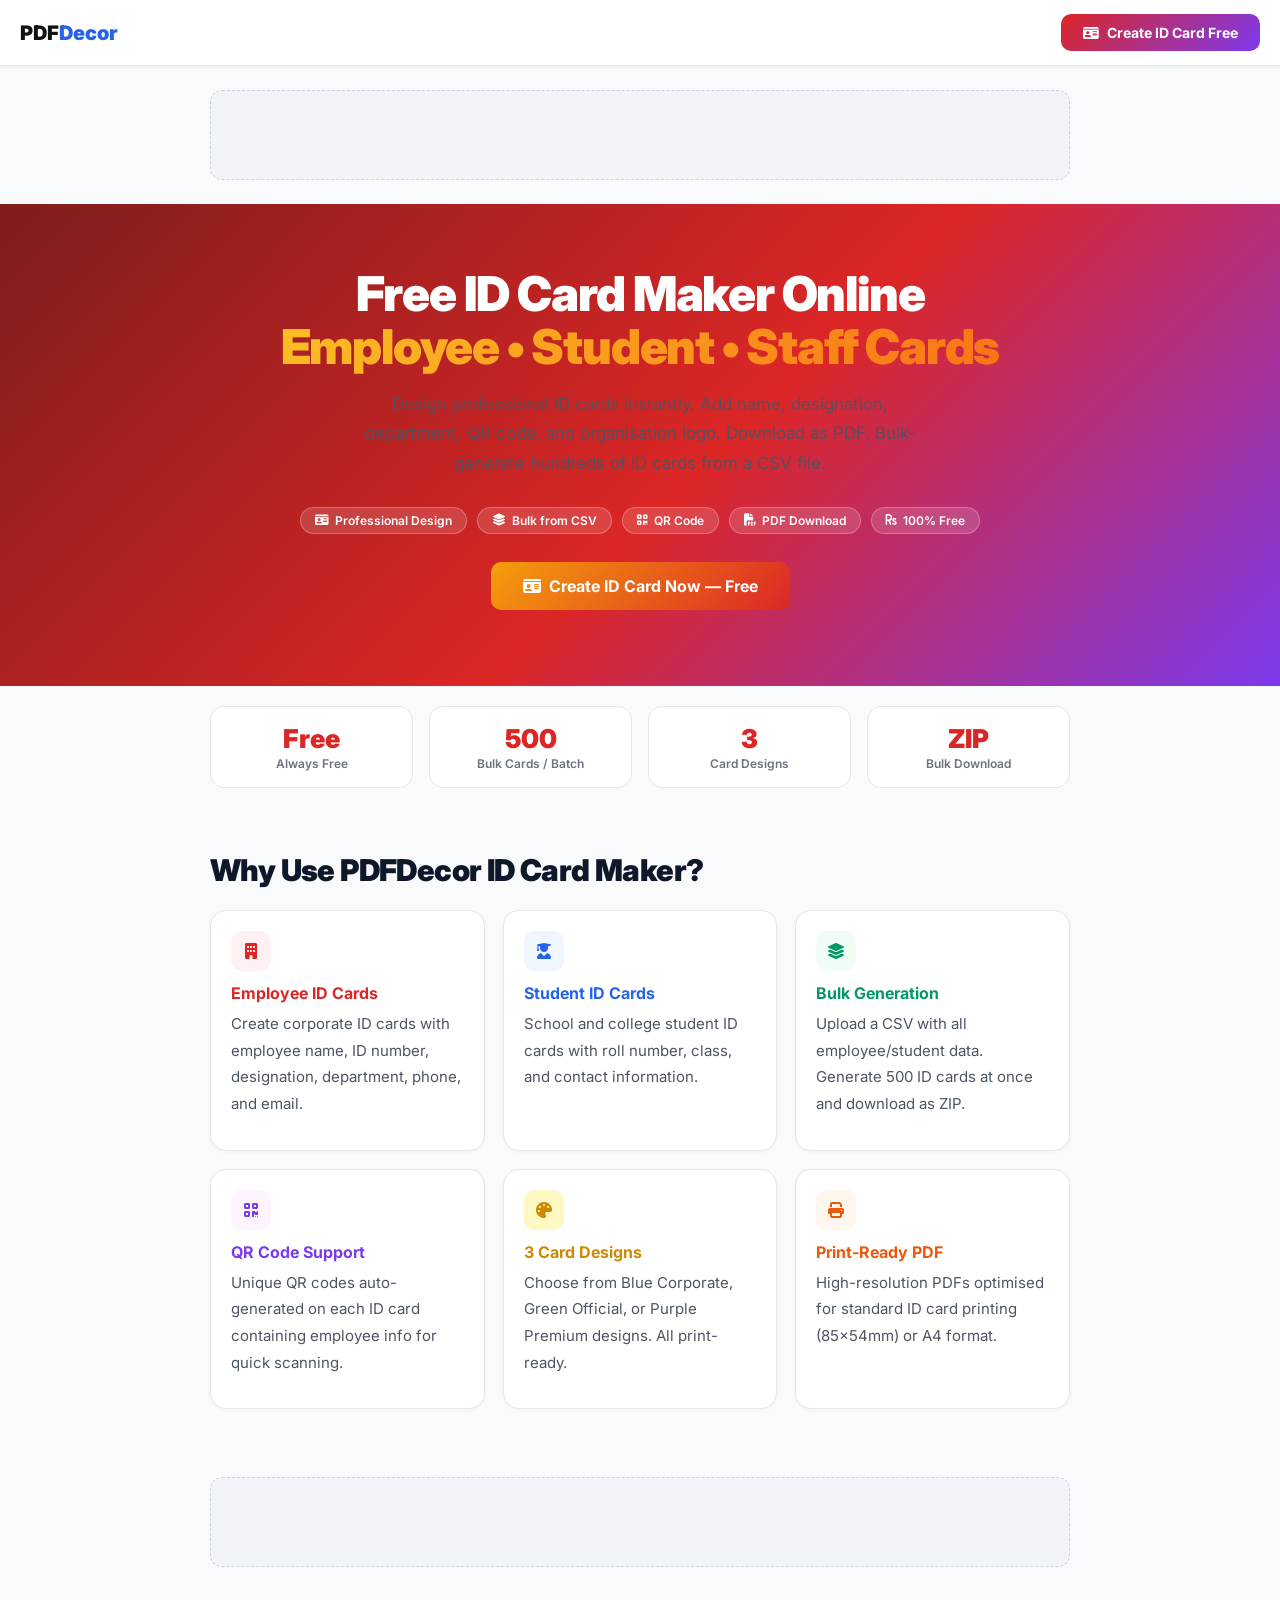
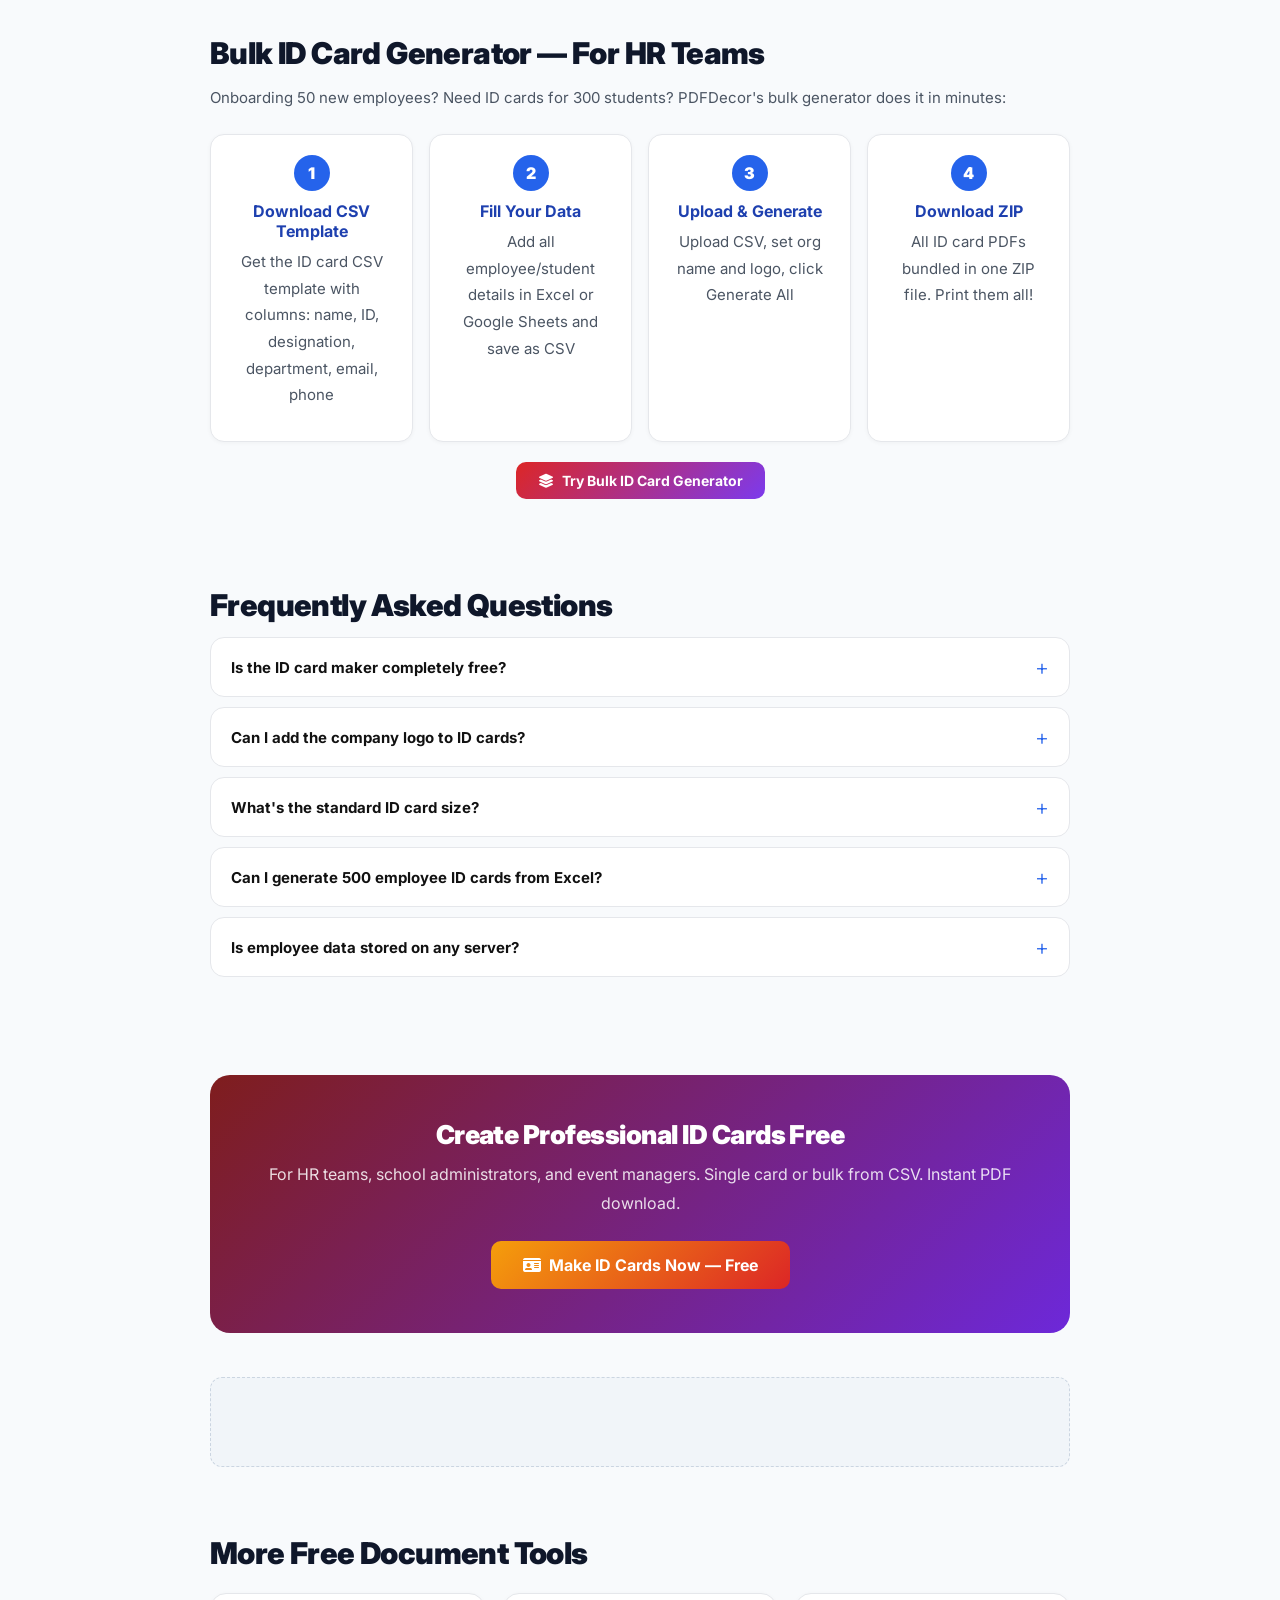
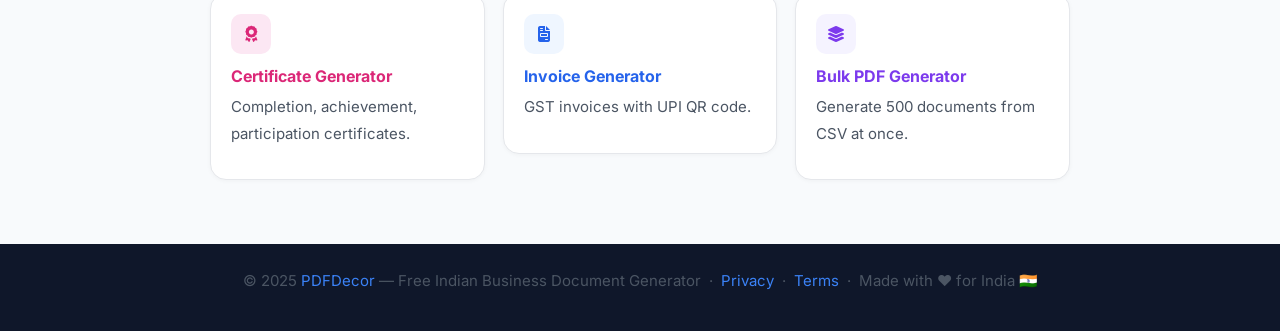
<file: seo/id-card-maker.html>
<!DOCTYPE html>
<html lang="en">
<head>
  <meta charset="UTF-8"/>
  <meta name="viewport" content="width=device-width,initial-scale=1.0"/>
  <title>Free ID Card Maker Online — Employee & Student ID Card Generator | PDFDecor</title>
  <meta name="description" content="Create professional employee and student ID cards online free. Add name, designation, department, photo placeholder, QR code. Download PDF. Bulk ID card generation from CSV. No signup."/>
  <meta name="keywords" content="free id card maker online, id card generator india, employee id card maker, student id card generator, bulk id card generator, id card template free"/>
  <link rel="canonical" href="https://pdfdecor.in/seo/id-card-maker.html"/>
  <meta property="og:title" content="Free ID Card Maker Online — Employee & Student | PDFDecor"/>
  <meta property="og:type" content="website"/>
  <link rel="icon" href="data:image/svg+xml,<svg xmlns='http://www.w3.org/2000/svg' viewBox='0 0 100 100'><text y='.9em' font-size='90'>🪪</text></svg>"/>
  <link href="https://fonts.googleapis.com/css2?family=Inter:wght@400;600;700;800;900&display=swap" rel="stylesheet"/>
  <link rel="stylesheet" href="https://cdn.jsdelivr.net/npm/@fortawesome/fontawesome-free@6.4.0/css/all.min.css"/>
  <script async src="https://pagead2.googlesyndication.com/pagead/js/adsbygoogle.js?client=ca-pub-2715542305151303" crossorigin="anonymous"></script>
  <script async src="https://www.googletagmanager.com/gtag/js?id=G-XXXXXXXXXX"></script>
  <script>window.dataLayer=window.dataLayer||[];function gtag(){dataLayer.push(arguments);}gtag('js',new Date());gtag('config','G-XXXXXXXXXX');</script>
  <link rel="stylesheet" href="seo-style.css"/>
</head>
<body>
<header>
  <a href="../index.html" class="logo">PDF<span>Decor</span></a>
  <a href="../index.html#id-card" class="cta-btn" style="background:linear-gradient(135deg,#dc2626,#7c3aed)"><i class="fas fa-id-card"></i> Create ID Card Free</a>
</header>

<div class="container">
  <div class="ad-zone"><ins class="adsbygoogle" style="display:block" data-ad-client="ca-pub-2715542305151303" data-ad-slot="auto" data-ad-format="auto" data-full-width-responsive="true"></ins><script>(adsbygoogle=window.adsbygoogle||[]).push({});</script></div>
</div>

<div class="hero" style="background:linear-gradient(135deg,#7f1d1d 0%,#dc2626 55%,#7c3aed 100%)">
  <div class="container">
    <h1>Free ID Card Maker Online<br><span class="hero-accent">Employee • Student • Staff Cards</span></h1>
    <p>Design professional ID cards instantly. Add name, designation, department, QR code, and organisation logo. Download as PDF. Bulk-generate hundreds of ID cards from a CSV file.</p>
    <div class="badge-row">
      <span class="badge"><i class="fas fa-id-card"></i> Professional Design</span>
      <span class="badge"><i class="fas fa-layer-group"></i> Bulk from CSV</span>
      <span class="badge"><i class="fas fa-qrcode"></i> QR Code</span>
      <span class="badge"><i class="fas fa-file-pdf"></i> PDF Download</span>
      <span class="badge"><i class="fas fa-rupee-sign"></i> 100% Free</span>
    </div>
    <a href="../index.html#id-card" class="cta-btn cta-lg" style="background:linear-gradient(135deg,#f59e0b,#dc2626)"><i class="fas fa-id-card"></i> Create ID Card Now — Free</a>
  </div>
</div>

<div class="container">

  <div class="stat-row">
    <div class="stat-box"><div class="stat-val" style="color:#dc2626">Free</div><div class="stat-lbl">Always Free</div></div>
    <div class="stat-box"><div class="stat-val" style="color:#dc2626">500</div><div class="stat-lbl">Bulk Cards / Batch</div></div>
    <div class="stat-box"><div class="stat-val" style="color:#dc2626">3</div><div class="stat-lbl">Card Designs</div></div>
    <div class="stat-box"><div class="stat-val" style="color:#dc2626">ZIP</div><div class="stat-lbl">Bulk Download</div></div>
  </div>

  <section class="section">
    <h2>Why Use PDFDecor ID Card Maker?</h2>
    <div class="feature-grid">
      <div class="feature-card">
        <div class="feature-icon" style="background:#fff1f2"><i class="fas fa-building" style="color:#dc2626"></i></div>
        <h3 style="color:#dc2626">Employee ID Cards</h3>
        <p>Create corporate ID cards with employee name, ID number, designation, department, phone, and email.</p>
      </div>
      <div class="feature-card">
        <div class="feature-icon" style="background:#eff6ff"><i class="fas fa-user-graduate" style="color:#2563eb"></i></div>
        <h3 style="color:#2563eb">Student ID Cards</h3>
        <p>School and college student ID cards with roll number, class, and contact information.</p>
      </div>
      <div class="feature-card">
        <div class="feature-icon" style="background:#f0fdf4"><i class="fas fa-layer-group" style="color:#059669"></i></div>
        <h3 style="color:#059669">Bulk Generation</h3>
        <p>Upload a CSV with all employee/student data. Generate 500 ID cards at once and download as ZIP.</p>
      </div>
      <div class="feature-card">
        <div class="feature-icon" style="background:#fdf4ff"><i class="fas fa-qrcode" style="color:#7c3aed"></i></div>
        <h3 style="color:#7c3aed">QR Code Support</h3>
        <p>Unique QR codes auto-generated on each ID card containing employee info for quick scanning.</p>
      </div>
      <div class="feature-card">
        <div class="feature-icon" style="background:#fef9c3"><i class="fas fa-palette" style="color:#ca8a04"></i></div>
        <h3 style="color:#ca8a04">3 Card Designs</h3>
        <p>Choose from Blue Corporate, Green Official, or Purple Premium designs. All print-ready.</p>
      </div>
      <div class="feature-card">
        <div class="feature-icon" style="background:#fff7ed"><i class="fas fa-print" style="color:#ea580c"></i></div>
        <h3 style="color:#ea580c">Print-Ready PDF</h3>
        <p>High-resolution PDFs optimised for standard ID card printing (85×54mm) or A4 format.</p>
      </div>
    </div>
  </section>

  <div class="ad-zone"><ins class="adsbygoogle" style="display:block" data-ad-client="ca-pub-2715542305151303" data-ad-slot="auto" data-ad-format="auto" data-full-width-responsive="true"></ins><script>(adsbygoogle=window.adsbygoogle||[]).push({});</script></div>

  <section class="section">
    <h2>Bulk ID Card Generator — For HR Teams</h2>
    <p>Onboarding 50 new employees? Need ID cards for 300 students? PDFDecor's bulk generator does it in minutes:</p>
    <div class="steps">
      <div class="step"><div class="step-num">1</div><h3>Download CSV Template</h3><p>Get the ID card CSV template with columns: name, ID, designation, department, email, phone</p></div>
      <div class="step"><div class="step-num">2</div><h3>Fill Your Data</h3><p>Add all employee/student details in Excel or Google Sheets and save as CSV</p></div>
      <div class="step"><div class="step-num">3</div><h3>Upload & Generate</h3><p>Upload CSV, set org name and logo, click Generate All</p></div>
      <div class="step"><div class="step-num">4</div><h3>Download ZIP</h3><p>All ID card PDFs bundled in one ZIP file. Print them all!</p></div>
    </div>
    <div style="margin-top:20px;text-align:center">
      <a href="../index.html#bulk" class="cta-btn" style="background:linear-gradient(135deg,#dc2626,#7c3aed)"><i class="fas fa-layer-group"></i> Try Bulk ID Card Generator</a>
    </div>
  </section>

  <section class="section">
    <h2>Frequently Asked Questions</h2>
    <details class="faq"><summary>Is the ID card maker completely free?</summary><p>Yes — 100% free. All designs and bulk generation are free. No hidden fees.</p></details>
    <details class="faq"><summary>Can I add the company logo to ID cards?</summary><p>Yes. Enter your company logo URL in the settings and it appears on every ID card. Local file logo upload is coming soon.</p></details>
    <details class="faq"><summary>What's the standard ID card size?</summary><p>PDFDecor generates ID cards optimised for printing. The PDF card size follows standard Indian employee ID card dimensions. You can print and laminate them at any print shop.</p></details>
    <details class="faq"><summary>Can I generate 500 employee ID cards from Excel?</summary><p>Yes! Export your Excel sheet as CSV, upload it to the Bulk Generator, and generate all 500 ID cards as individual PDFs in one ZIP download.</p></details>
    <details class="faq"><summary>Is employee data stored on any server?</summary><p>No. All data is processed entirely in your browser. Nothing is uploaded. Your employee information is 100% private.</p></details>
  </section>

  <div class="cta-section" style="background:linear-gradient(135deg,#7f1d1d,#6d28d9)">
    <h2>Create Professional ID Cards Free</h2>
    <p>For HR teams, school administrators, and event managers. Single card or bulk from CSV. Instant PDF download.</p>
    <a href="../index.html#id-card" class="cta-btn cta-lg" style="background:linear-gradient(135deg,#f59e0b,#dc2626)"><i class="fas fa-id-card"></i> Make ID Cards Now — Free</a>
  </div>

  <div class="ad-zone"><ins class="adsbygoogle" style="display:block" data-ad-client="ca-pub-2715542305151303" data-ad-slot="auto" data-ad-format="auto" data-full-width-responsive="true"></ins><script>(adsbygoogle=window.adsbygoogle||[]).push({});</script></div>

  <section class="section">
    <h2>More Free Document Tools</h2>
    <div class="feature-grid">
      <a href="certificate-generator.html" class="card-link"><div class="feature-card"><div class="feature-icon" style="background:#fce7f3"><i class="fas fa-award" style="color:#db2777"></i></div><h3 style="color:#db2777">Certificate Generator</h3><p>Completion, achievement, participation certificates.</p></div></a>
      <a href="invoice-generator.html" class="card-link"><div class="feature-card"><div class="feature-icon" style="background:#eff6ff"><i class="fas fa-file-invoice" style="color:#2563eb"></i></div><h3 style="color:#2563eb">Invoice Generator</h3><p>GST invoices with UPI QR code.</p></div></a>
      <a href="bulk-pdf-generator.html" class="card-link"><div class="feature-card"><div class="feature-icon" style="background:#f5f3ff"><i class="fas fa-layer-group" style="color:#7c3aed"></i></div><h3 style="color:#7c3aed">Bulk PDF Generator</h3><p>Generate 500 documents from CSV at once.</p></div></a>
    </div>
  </section>
</div>

<footer>
  <p>© 2025 <a href="../index.html">PDFDecor</a> — Free Indian Business Document Generator &nbsp;·&nbsp; <a href="../index.html#privacy">Privacy</a> &nbsp;·&nbsp; <a href="../index.html#terms">Terms</a> &nbsp;·&nbsp; Made with ❤️ for India 🇮🇳</p>
</footer>
</body>
</html>
</file>
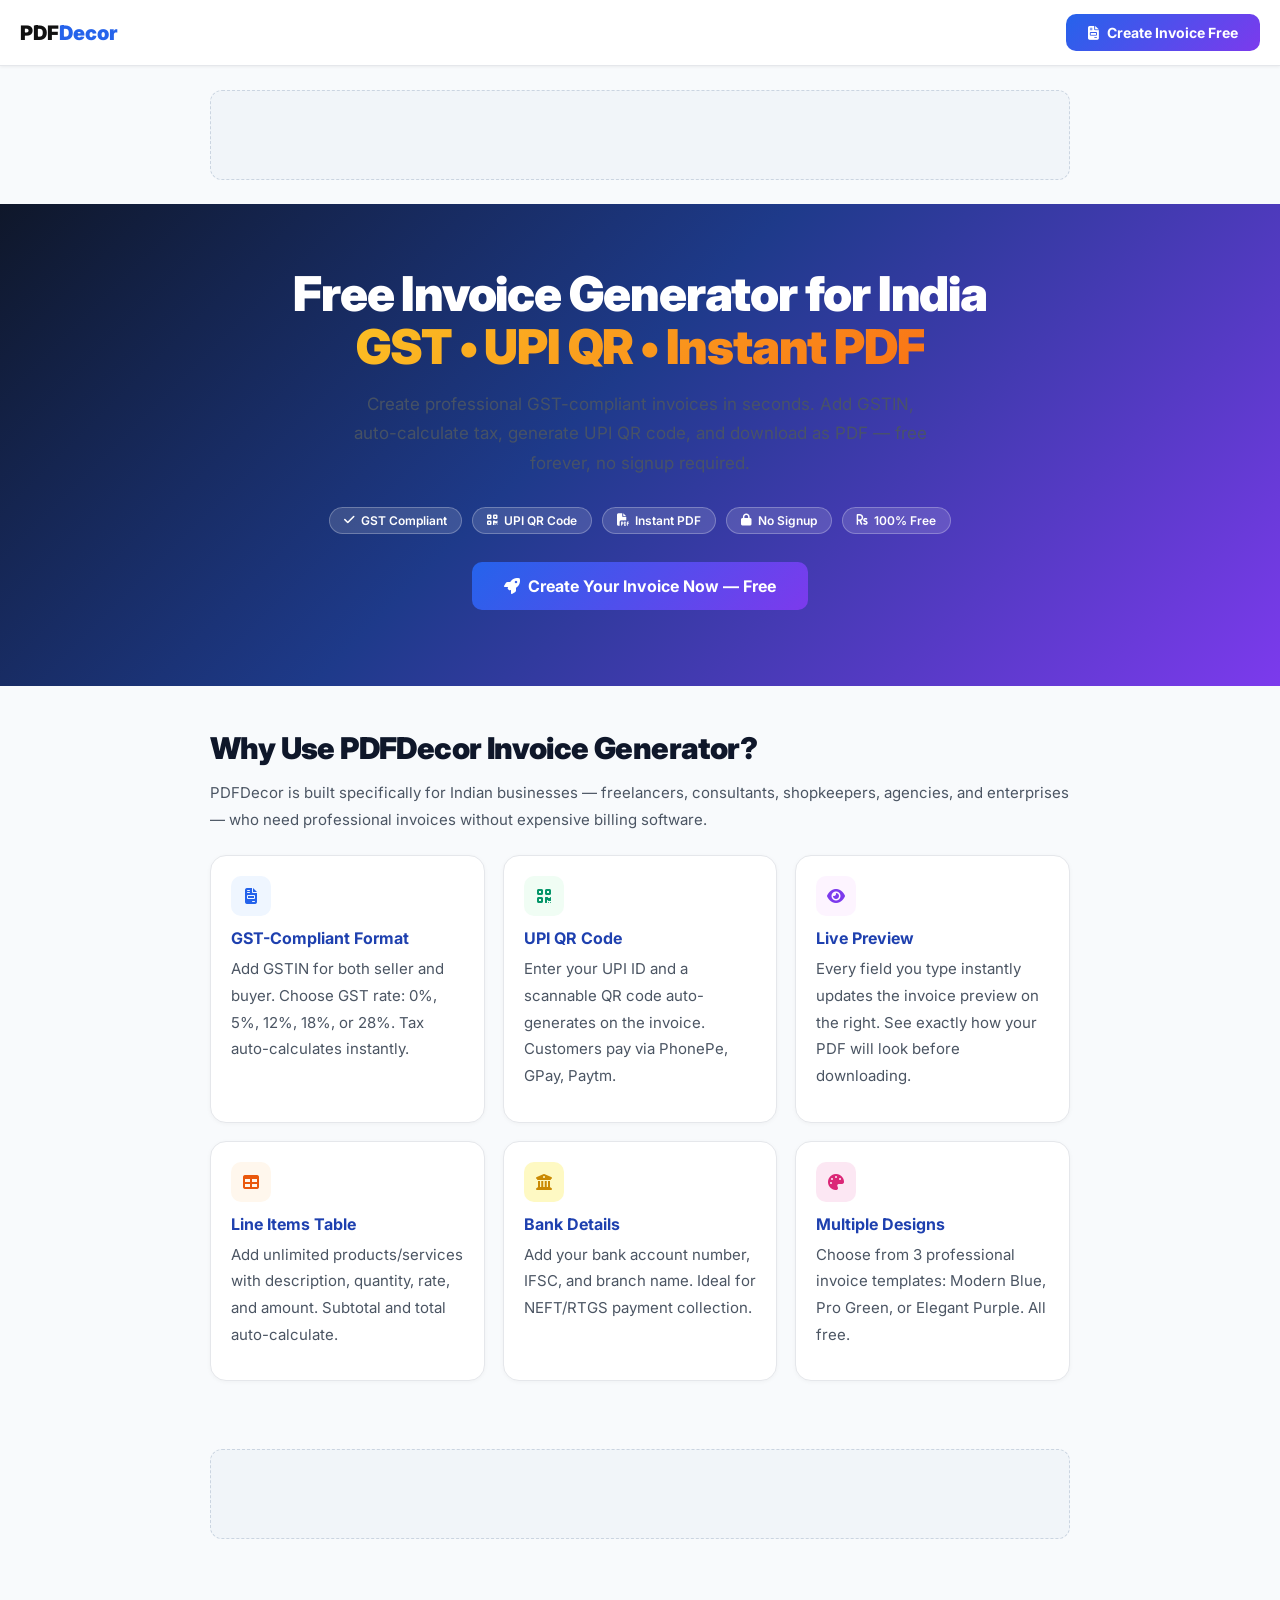
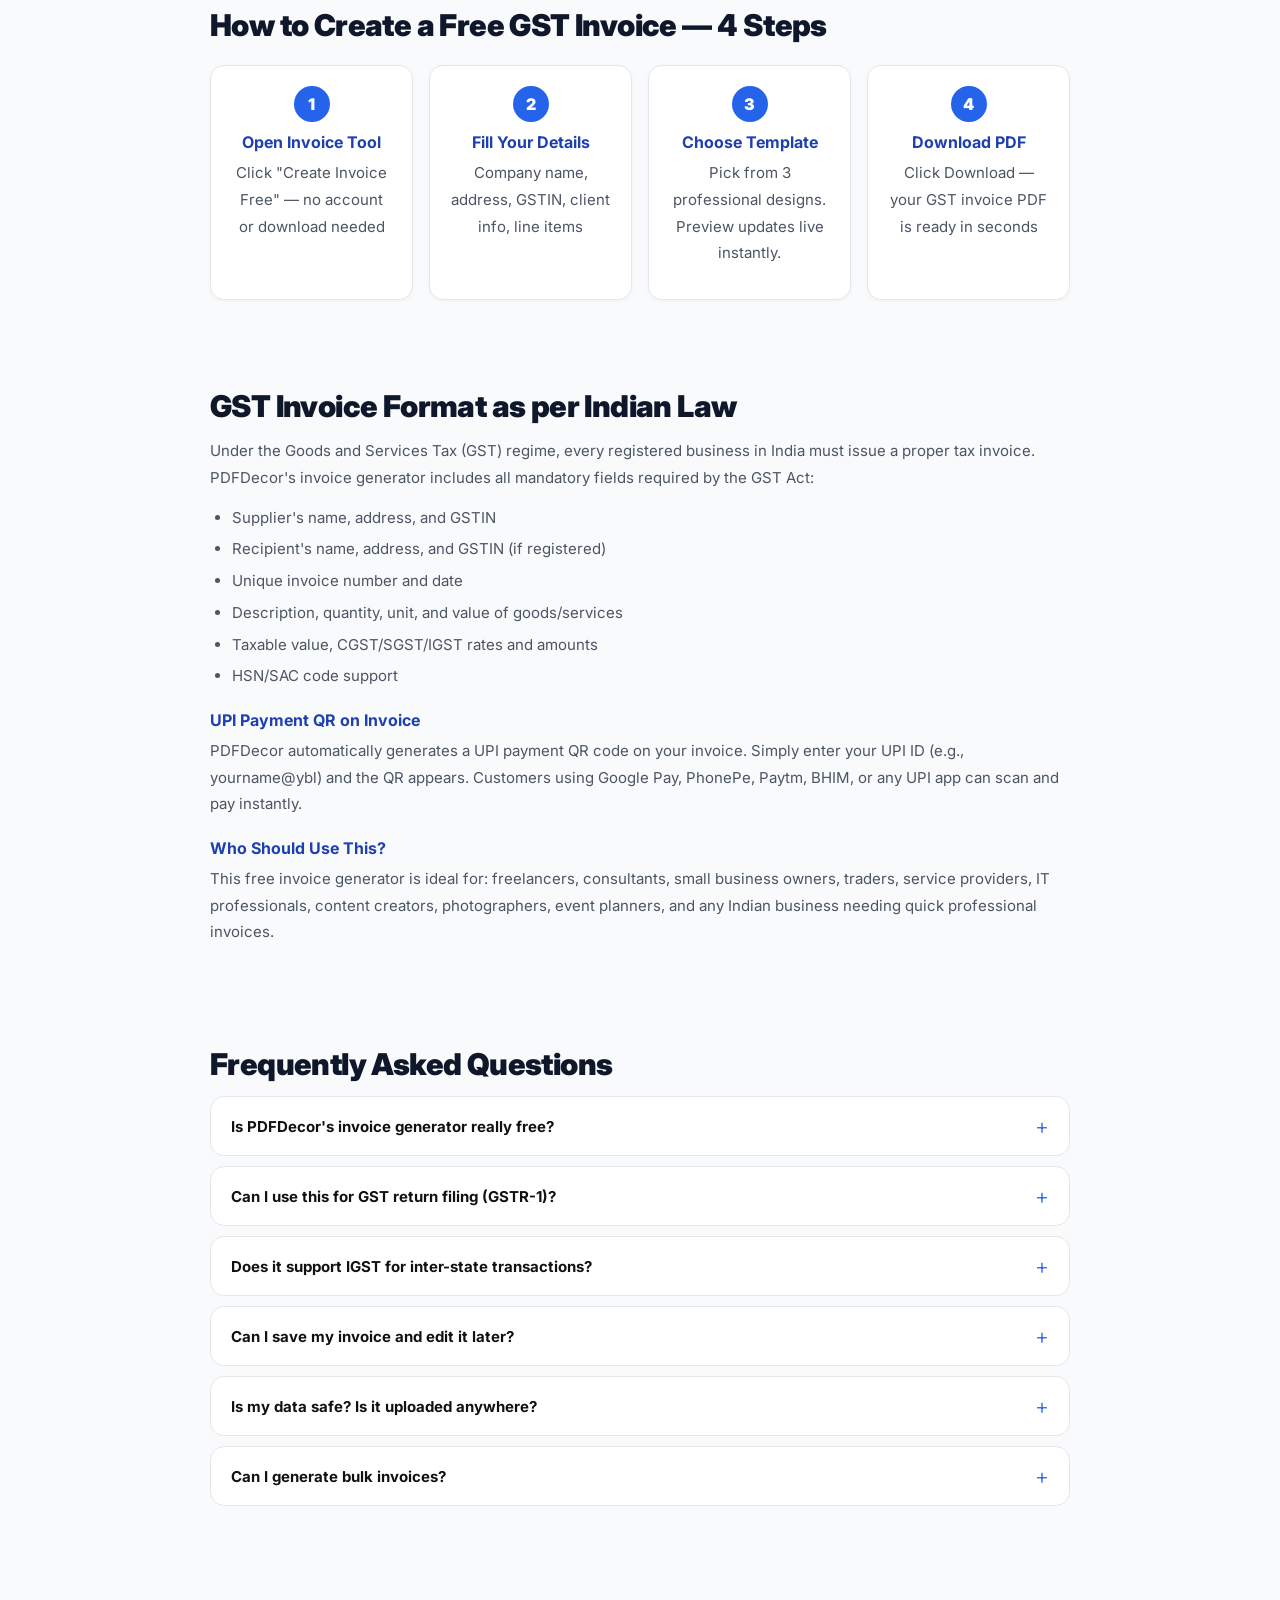
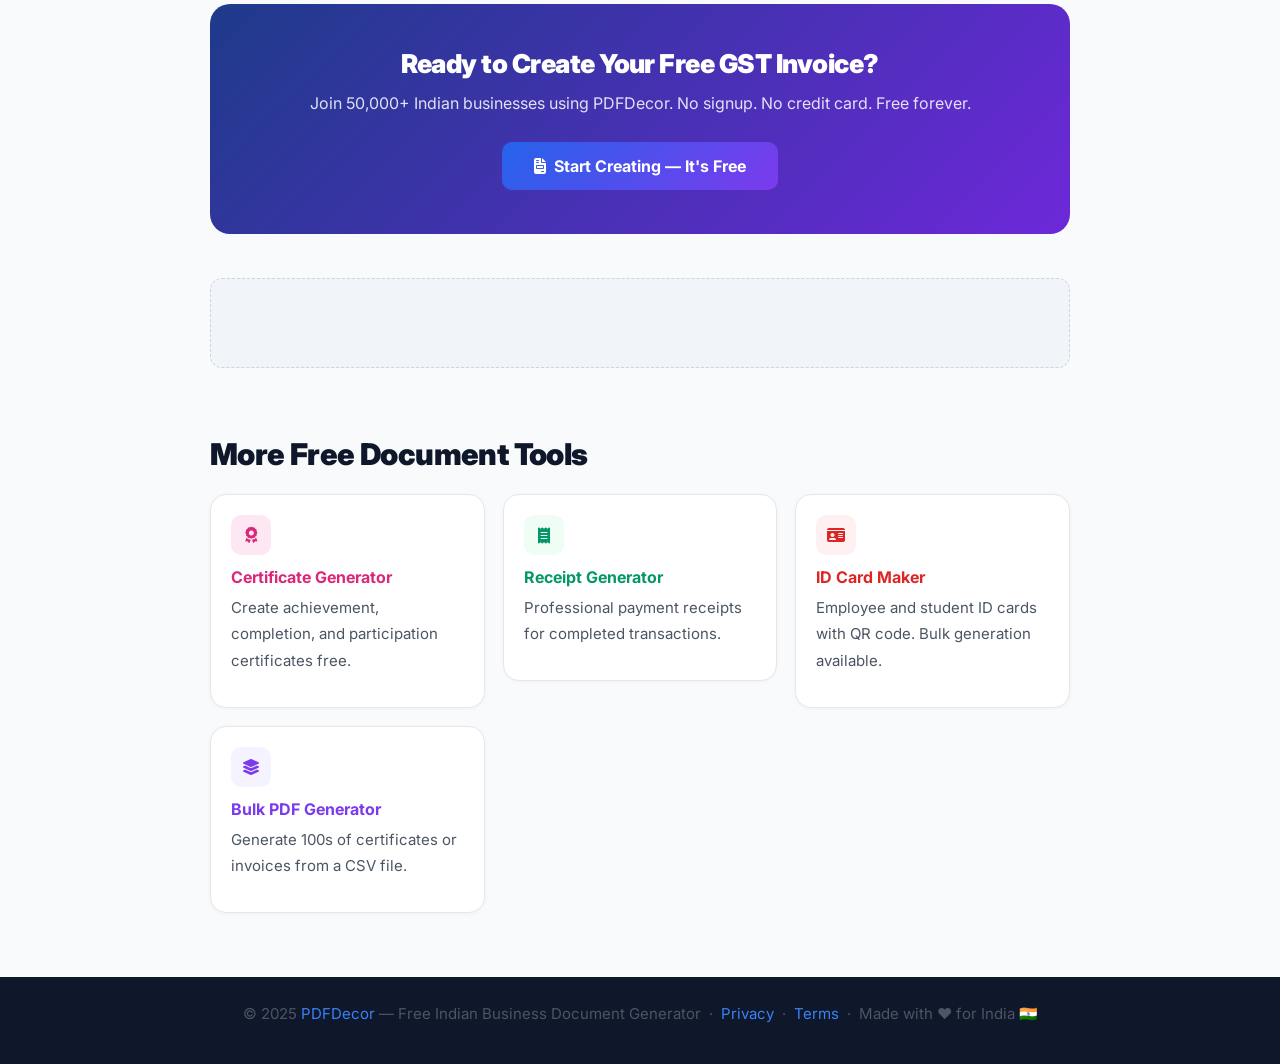
<file: seo/invoice-generator.html>
<!DOCTYPE html>
<html lang="en">
<head>
  <meta charset="UTF-8"/>
  <meta name="viewport" content="width=device-width,initial-scale=1.0"/>
  <title>Free Invoice Generator India — GST Invoice with UPI QR | PDFDecor</title>
  <meta name="description" content="Create GST-compliant free invoices in India. Add GSTIN, UPI QR code, auto-calculate tax (5%,12%,18%,28%). Download PDF instantly. No signup needed."/>
  <meta name="keywords" content="free invoice generator india, gst invoice maker, online invoice generator, gst bill format, upi qr invoice, invoice pdf india, free billing software india"/>
  <link rel="canonical" href="https://pdfdecor.in/seo/invoice-generator.html"/>
  <meta property="og:title" content="Free GST Invoice Generator India — UPI QR + PDF | PDFDecor"/>
  <meta property="og:description" content="Generate professional GST invoices free. GSTIN, UPI QR code, auto-tax calculation. Instant PDF. Made for Indian businesses."/>
  <meta property="og:type" content="website"/>
  <link rel="icon" href="../data:image/svg+xml,<svg xmlns='http://www.w3.org/2000/svg' viewBox='0 0 100 100'><text y='.9em' font-size='90'>📄</text></svg>"/>
  <link href="https://fonts.googleapis.com/css2?family=Inter:wght@400;600;700;800;900&display=swap" rel="stylesheet"/>
  <link rel="stylesheet" href="https://cdn.jsdelivr.net/npm/@fortawesome/fontawesome-free@6.4.0/css/all.min.css"/>
  <script async src="https://pagead2.googlesyndication.com/pagead/js/adsbygoogle.js?client=ca-pub-2715542305151303" crossorigin="anonymous"></script>
  <script async src="https://www.googletagmanager.com/gtag/js?id=G-XXXXXXXXXX"></script>
  <script>window.dataLayer=window.dataLayer||[];function gtag(){dataLayer.push(arguments);}gtag('js',new Date());gtag('config','G-XXXXXXXXXX');</script>
  <link rel="stylesheet" href="seo-style.css"/>
  <script type="application/ld+json">{"@context":"https://schema.org","@type":"SoftwareApplication","name":"PDFDecor Free Invoice Generator","description":"Free GST-compliant invoice generator for India with UPI QR code, GSTIN support, and instant PDF download.","applicationCategory":"BusinessApplication","operatingSystem":"Web","offers":{"@type":"Offer","price":"0","priceCurrency":"INR"},"url":"https://pdfdecor.in/#invoice","author":{"@type":"Organization","name":"PDFDecor","url":"https://pdfdecor.in"}}</script>
</head>
<body>
<header>
  <a href="../index.html" class="logo">PDF<span>Decor</span></a>
  <a href="../index.html#invoice" class="cta-btn"><i class="fas fa-file-invoice"></i> Create Invoice Free</a>
</header>

<div class="container">
  <div class="ad-zone"><ins class="adsbygoogle" style="display:block" data-ad-client="ca-pub-2715542305151303" data-ad-slot="auto" data-ad-format="auto" data-full-width-responsive="true"></ins><script>(adsbygoogle=window.adsbygoogle||[]).push({});</script></div>
</div>

<div class="hero">
  <div class="container">
    <h1>Free Invoice Generator for India<br><span class="hero-accent">GST • UPI QR • Instant PDF</span></h1>
    <p>Create professional GST-compliant invoices in seconds. Add GSTIN, auto-calculate tax, generate UPI QR code, and download as PDF — free forever, no signup required.</p>
    <div class="badge-row">
      <span class="badge"><i class="fas fa-check"></i> GST Compliant</span>
      <span class="badge"><i class="fas fa-qrcode"></i> UPI QR Code</span>
      <span class="badge"><i class="fas fa-file-pdf"></i> Instant PDF</span>
      <span class="badge"><i class="fas fa-lock"></i> No Signup</span>
      <span class="badge"><i class="fas fa-rupee-sign"></i> 100% Free</span>
    </div>
    <a href="../index.html#invoice" class="cta-btn cta-lg"><i class="fas fa-rocket"></i> Create Your Invoice Now — Free</a>
  </div>
</div>

<div class="container">
  <section class="section">
    <h2>Why Use PDFDecor Invoice Generator?</h2>
    <p>PDFDecor is built specifically for Indian businesses — freelancers, consultants, shopkeepers, agencies, and enterprises — who need professional invoices without expensive billing software.</p>
    <div class="feature-grid">
      <div class="feature-card">
        <div class="feature-icon" style="background:#eff6ff"><i class="fas fa-file-invoice" style="color:#2563eb"></i></div>
        <h3>GST-Compliant Format</h3>
        <p>Add GSTIN for both seller and buyer. Choose GST rate: 0%, 5%, 12%, 18%, or 28%. Tax auto-calculates instantly.</p>
      </div>
      <div class="feature-card">
        <div class="feature-icon" style="background:#f0fdf4"><i class="fas fa-qrcode" style="color:#059669"></i></div>
        <h3>UPI QR Code</h3>
        <p>Enter your UPI ID and a scannable QR code auto-generates on the invoice. Customers pay via PhonePe, GPay, Paytm.</p>
      </div>
      <div class="feature-card">
        <div class="feature-icon" style="background:#fdf4ff"><i class="fas fa-eye" style="color:#7c3aed"></i></div>
        <h3>Live Preview</h3>
        <p>Every field you type instantly updates the invoice preview on the right. See exactly how your PDF will look before downloading.</p>
      </div>
      <div class="feature-card">
        <div class="feature-icon" style="background:#fff7ed"><i class="fas fa-table" style="color:#ea580c"></i></div>
        <h3>Line Items Table</h3>
        <p>Add unlimited products/services with description, quantity, rate, and amount. Subtotal and total auto-calculate.</p>
      </div>
      <div class="feature-card">
        <div class="feature-icon" style="background:#fef9c3"><i class="fas fa-university" style="color:#ca8a04"></i></div>
        <h3>Bank Details</h3>
        <p>Add your bank account number, IFSC, and branch name. Ideal for NEFT/RTGS payment collection.</p>
      </div>
      <div class="feature-card">
        <div class="feature-icon" style="background:#fce7f3"><i class="fas fa-palette" style="color:#db2777"></i></div>
        <h3>Multiple Designs</h3>
        <p>Choose from 3 professional invoice templates: Modern Blue, Pro Green, or Elegant Purple. All free.</p>
      </div>
    </div>
  </section>

  <div class="ad-zone"><ins class="adsbygoogle" style="display:block" data-ad-client="ca-pub-2715542305151303" data-ad-slot="auto" data-ad-format="auto" data-full-width-responsive="true"></ins><script>(adsbygoogle=window.adsbygoogle||[]).push({});</script></div>

  <section class="section">
    <h2>How to Create a Free GST Invoice — 4 Steps</h2>
    <div class="steps">
      <div class="step"><div class="step-num">1</div><h3>Open Invoice Tool</h3><p>Click "Create Invoice Free" — no account or download needed</p></div>
      <div class="step"><div class="step-num">2</div><h3>Fill Your Details</h3><p>Company name, address, GSTIN, client info, line items</p></div>
      <div class="step"><div class="step-num">3</div><h3>Choose Template</h3><p>Pick from 3 professional designs. Preview updates live instantly.</p></div>
      <div class="step"><div class="step-num">4</div><h3>Download PDF</h3><p>Click Download — your GST invoice PDF is ready in seconds</p></div>
    </div>
  </section>

  <section class="section">
    <h2>GST Invoice Format as per Indian Law</h2>
    <p>Under the Goods and Services Tax (GST) regime, every registered business in India must issue a proper tax invoice. PDFDecor's invoice generator includes all mandatory fields required by the GST Act:</p>
    <ul>
      <li>Supplier's name, address, and GSTIN</li>
      <li>Recipient's name, address, and GSTIN (if registered)</li>
      <li>Unique invoice number and date</li>
      <li>Description, quantity, unit, and value of goods/services</li>
      <li>Taxable value, CGST/SGST/IGST rates and amounts</li>
      <li>HSN/SAC code support</li>
    </ul>
    <h3 style="margin-top:20px">UPI Payment QR on Invoice</h3>
    <p>PDFDecor automatically generates a UPI payment QR code on your invoice. Simply enter your UPI ID (e.g., yourname@ybl) and the QR appears. Customers using Google Pay, PhonePe, Paytm, BHIM, or any UPI app can scan and pay instantly.</p>
    <h3 style="margin-top:20px">Who Should Use This?</h3>
    <p>This free invoice generator is ideal for: freelancers, consultants, small business owners, traders, service providers, IT professionals, content creators, photographers, event planners, and any Indian business needing quick professional invoices.</p>
  </section>

  <section class="section">
    <h2>Frequently Asked Questions</h2>
    <details class="faq"><summary>Is PDFDecor's invoice generator really free?</summary><p>Yes — completely free. No hidden charges, no subscription. The PDF includes a small "PDFDecor.in" footer note. The service is sustained by Google AdSense ads displayed on the page.</p></details>
    <details class="faq"><summary>Can I use this for GST return filing (GSTR-1)?</summary><p>PDFDecor generates invoices in the correct GST format with all mandatory fields. Always verify with your CA that the specific invoice format meets your business's requirements before using for official GST filing.</p></details>
    <details class="faq"><summary>Does it support IGST for inter-state transactions?</summary><p>Currently PDFDecor shows combined GST calculation. For IGST inter-state invoices, enter the same total tax rate — the amount will be correct. Explicit IGST column is on our roadmap.</p></details>
    <details class="faq"><summary>Can I save my invoice and edit it later?</summary><p>Yes — create a free account to save invoices to your history. Re-open any saved invoice, edit it, and re-download the PDF anytime.</p></details>
    <details class="faq"><summary>Is my data safe? Is it uploaded anywhere?</summary><p>All invoice data stays on your device only. Nothing is uploaded to any server. PDFDecor is 100% client-side — your business and client data never leaves your browser.</p></details>
    <details class="faq"><summary>Can I generate bulk invoices?</summary><p>Yes! PDFDecor has a dedicated Bulk PDF Generator. Upload a CSV with client names and amounts to generate hundreds of invoices at once and download them as a ZIP file.</p></details>
  </section>

  <div class="cta-section">
    <h2>Ready to Create Your Free GST Invoice?</h2>
    <p>Join 50,000+ Indian businesses using PDFDecor. No signup. No credit card. Free forever.</p>
    <a href="../index.html#invoice" class="cta-btn cta-lg"><i class="fas fa-file-invoice"></i> Start Creating — It's Free</a>
  </div>

  <div class="ad-zone"><ins class="adsbygoogle" style="display:block" data-ad-client="ca-pub-2715542305151303" data-ad-slot="auto" data-ad-format="auto" data-full-width-responsive="true"></ins><script>(adsbygoogle=window.adsbygoogle||[]).push({});</script></div>

  <section class="section">
    <h2>More Free Document Tools</h2>
    <div class="feature-grid">
      <a href="certificate-generator.html" class="card-link"><div class="feature-card"><div class="feature-icon" style="background:#fce7f3"><i class="fas fa-award" style="color:#db2777"></i></div><h3 style="color:#db2777">Certificate Generator</h3><p>Create achievement, completion, and participation certificates free.</p></div></a>
      <a href="receipt-generator.html" class="card-link"><div class="feature-card"><div class="feature-icon" style="background:#f0fdf4"><i class="fas fa-receipt" style="color:#059669"></i></div><h3 style="color:#059669">Receipt Generator</h3><p>Professional payment receipts for completed transactions.</p></div></a>
      <a href="id-card-maker.html" class="card-link"><div class="feature-card"><div class="feature-icon" style="background:#fff1f2"><i class="fas fa-id-card" style="color:#dc2626"></i></div><h3 style="color:#dc2626">ID Card Maker</h3><p>Employee and student ID cards with QR code. Bulk generation available.</p></div></a>
      <a href="bulk-pdf-generator.html" class="card-link"><div class="feature-card"><div class="feature-icon" style="background:#f5f3ff"><i class="fas fa-layer-group" style="color:#7c3aed"></i></div><h3 style="color:#7c3aed">Bulk PDF Generator</h3><p>Generate 100s of certificates or invoices from a CSV file.</p></div></a>
    </div>
  </section>
</div>

<footer>
  <p>© 2025 <a href="../index.html">PDFDecor</a> — Free Indian Business Document Generator &nbsp;·&nbsp; <a href="../index.html#privacy">Privacy</a> &nbsp;·&nbsp; <a href="../index.html#terms">Terms</a> &nbsp;·&nbsp; Made with ❤️ for India 🇮🇳</p>
</footer>
</body>
</html>
</file>
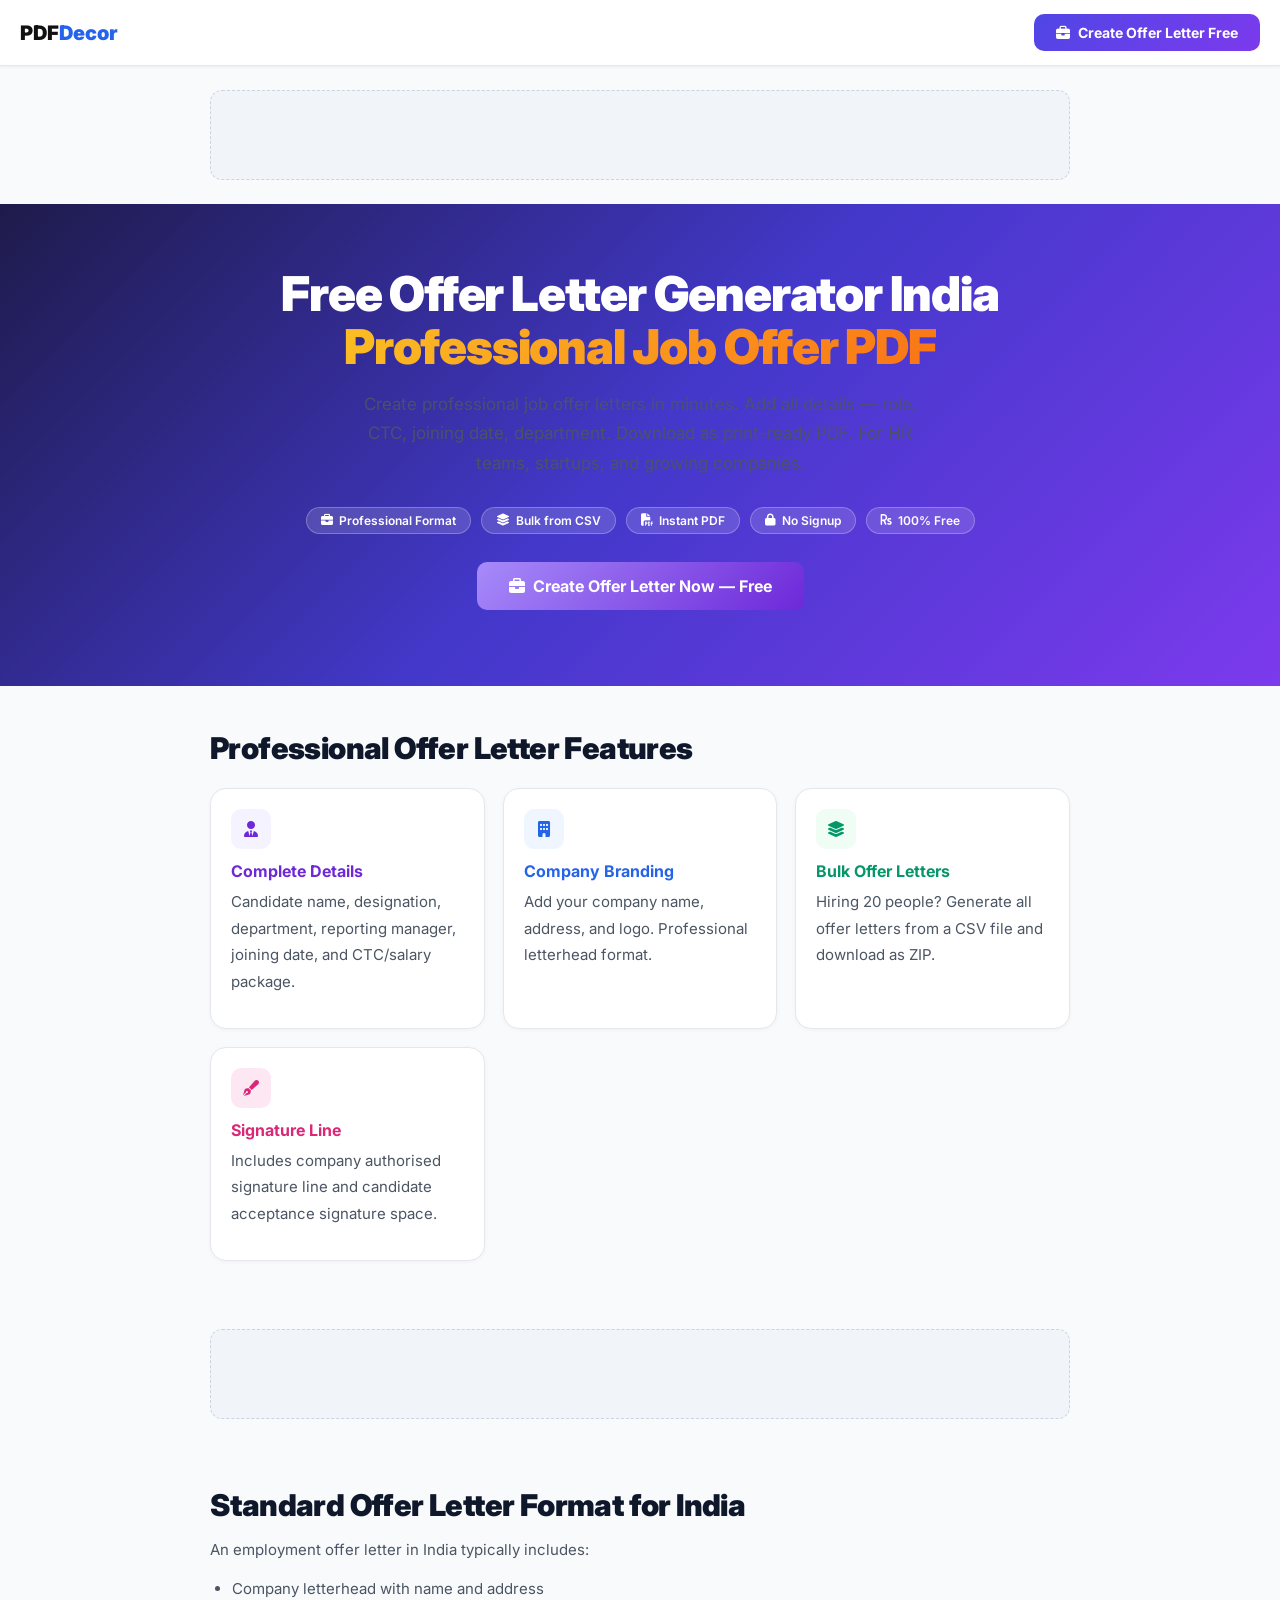
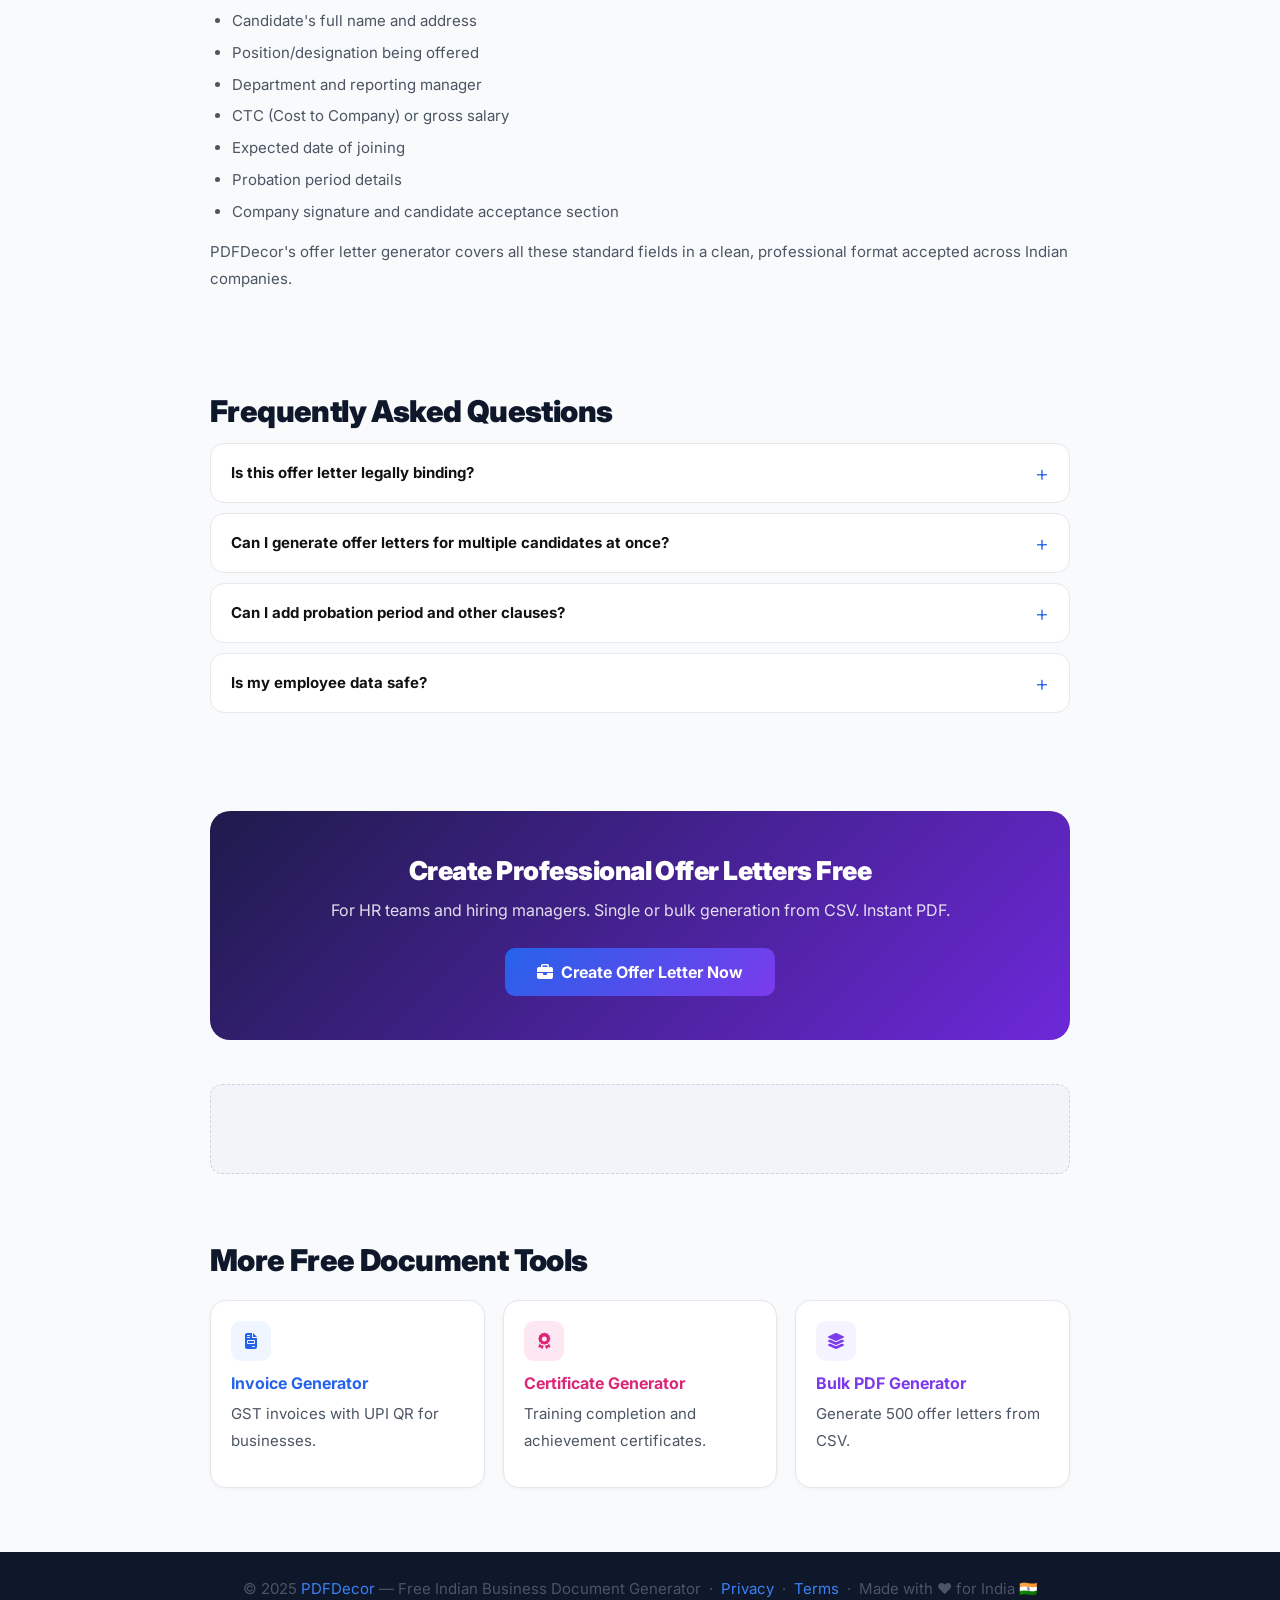
<file: seo/offer-letter-generator.html>
<!DOCTYPE html>
<html lang="en">
<head>
  <meta charset="UTF-8"/>
  <meta name="viewport" content="width=device-width,initial-scale=1.0"/>
  <title>Free Offer Letter Generator India — Job Offer Letter PDF | PDFDecor</title>
  <meta name="description" content="Create professional job offer letters free online. Add candidate name, designation, salary CTC, joining date, department. Download PDF instantly. For HR teams, startups, and companies in India."/>
  <meta name="keywords" content="free offer letter generator india, job offer letter format, offer letter pdf, hr offer letter template, appointment letter generator, free offer letter maker"/>
  <link rel="canonical" href="https://pdfdecor.in/seo/offer-letter-generator.html"/>
  <meta property="og:title" content="Free Offer Letter Generator India — PDF Download | PDFDecor"/>
  <meta property="og:type" content="website"/>
  <link rel="icon" href="data:image/svg+xml,<svg xmlns='http://www.w3.org/2000/svg' viewBox='0 0 100 100'><text y='.9em' font-size='90'>💼</text></svg>"/>
  <link href="https://fonts.googleapis.com/css2?family=Inter:wght@400;600;700;800;900&display=swap" rel="stylesheet"/>
  <link rel="stylesheet" href="https://cdn.jsdelivr.net/npm/@fortawesome/fontawesome-free@6.4.0/css/all.min.css"/>
  <script async src="https://pagead2.googlesyndication.com/pagead/js/adsbygoogle.js?client=ca-pub-2715542305151303" crossorigin="anonymous"></script>
  <script async src="https://www.googletagmanager.com/gtag/js?id=G-XXXXXXXXXX"></script>
  <script>window.dataLayer=window.dataLayer||[];function gtag(){dataLayer.push(arguments);}gtag('js',new Date());gtag('config','G-XXXXXXXXXX');</script>
  <link rel="stylesheet" href="seo-style.css"/>
</head>
<body>
<header>
  <a href="../index.html" class="logo">PDF<span>Decor</span></a>
  <a href="../index.html#offer-letter" class="cta-btn" style="background:linear-gradient(135deg,#4f46e5,#7c3aed)"><i class="fas fa-briefcase"></i> Create Offer Letter Free</a>
</header>
<div class="container">
  <div class="ad-zone"><ins class="adsbygoogle" style="display:block" data-ad-client="ca-pub-2715542305151303" data-ad-slot="auto" data-ad-format="auto" data-full-width-responsive="true"></ins><script>(adsbygoogle=window.adsbygoogle||[]).push({});</script></div>
</div>
<div class="hero" style="background:linear-gradient(135deg,#1e1b4b 0%,#4338ca 50%,#7c3aed 100%)">
  <div class="container">
    <h1>Free Offer Letter Generator India<br><span class="hero-accent">Professional Job Offer PDF</span></h1>
    <p>Create professional job offer letters in minutes. Add all details — role, CTC, joining date, department. Download as print-ready PDF. For HR teams, startups, and growing companies.</p>
    <div class="badge-row">
      <span class="badge"><i class="fas fa-briefcase"></i> Professional Format</span>
      <span class="badge"><i class="fas fa-layer-group"></i> Bulk from CSV</span>
      <span class="badge"><i class="fas fa-file-pdf"></i> Instant PDF</span>
      <span class="badge"><i class="fas fa-lock"></i> No Signup</span>
      <span class="badge"><i class="fas fa-rupee-sign"></i> 100% Free</span>
    </div>
    <a href="../index.html#offer-letter" class="cta-btn cta-lg" style="background:linear-gradient(135deg,#a78bfa,#6d28d9)"><i class="fas fa-briefcase"></i> Create Offer Letter Now — Free</a>
  </div>
</div>
<div class="container">
  <section class="section">
    <h2>Professional Offer Letter Features</h2>
    <div class="feature-grid">
      <div class="feature-card"><div class="feature-icon" style="background:#f5f3ff"><i class="fas fa-user-tie" style="color:#6d28d9"></i></div><h3 style="color:#6d28d9">Complete Details</h3><p>Candidate name, designation, department, reporting manager, joining date, and CTC/salary package.</p></div>
      <div class="feature-card"><div class="feature-icon" style="background:#eff6ff"><i class="fas fa-building" style="color:#2563eb"></i></div><h3 style="color:#2563eb">Company Branding</h3><p>Add your company name, address, and logo. Professional letterhead format.</p></div>
      <div class="feature-card"><div class="feature-icon" style="background:#f0fdf4"><i class="fas fa-layer-group" style="color:#059669"></i></div><h3 style="color:#059669">Bulk Offer Letters</h3><p>Hiring 20 people? Generate all offer letters from a CSV file and download as ZIP.</p></div>
      <div class="feature-card"><div class="feature-icon" style="background:#fce7f3"><i class="fas fa-pen-fancy" style="color:#db2777"></i></div><h3 style="color:#db2777">Signature Line</h3><p>Includes company authorised signature line and candidate acceptance signature space.</p></div>
    </div>
  </section>
  <div class="ad-zone"><ins class="adsbygoogle" style="display:block" data-ad-client="ca-pub-2715542305151303" data-ad-slot="auto" data-ad-format="auto" data-full-width-responsive="true"></ins><script>(adsbygoogle=window.adsbygoogle||[]).push({});</script></div>
  <section class="section">
    <h2>Standard Offer Letter Format for India</h2>
    <p>An employment offer letter in India typically includes:</p>
    <ul>
      <li>Company letterhead with name and address</li>
      <li>Candidate's full name and address</li>
      <li>Position/designation being offered</li>
      <li>Department and reporting manager</li>
      <li>CTC (Cost to Company) or gross salary</li>
      <li>Expected date of joining</li>
      <li>Probation period details</li>
      <li>Company signature and candidate acceptance section</li>
    </ul>
    <p style="margin-top:12px">PDFDecor's offer letter generator covers all these standard fields in a clean, professional format accepted across Indian companies.</p>
  </section>
  <section class="section">
    <h2>Frequently Asked Questions</h2>
    <details class="faq"><summary>Is this offer letter legally binding?</summary><p>An offer letter generated on PDFDecor is a professional document template. For legal enforceability, always have it reviewed by a legal professional. It serves as a standard offer communication.</p></details>
    <details class="faq"><summary>Can I generate offer letters for multiple candidates at once?</summary><p>Yes! Use the Bulk PDF Generator. Upload a CSV with all candidate names, roles, and salaries to generate all offer letters at once and download as a ZIP.</p></details>
    <details class="faq"><summary>Can I add probation period and other clauses?</summary><p>Currently the form includes standard fields. Custom clause editing is on our roadmap. For now, you can add notes in the free-text notes section.</p></details>
    <details class="faq"><summary>Is my employee data safe?</summary><p>Completely safe. All data stays in your browser only. Nothing is uploaded to any server.</p></details>
  </section>
  <div class="cta-section" style="background:linear-gradient(135deg,#1e1b4b,#6d28d9)">
    <h2>Create Professional Offer Letters Free</h2>
    <p>For HR teams and hiring managers. Single or bulk generation from CSV. Instant PDF.</p>
    <a href="../index.html#offer-letter" class="cta-btn cta-lg"><i class="fas fa-briefcase"></i> Create Offer Letter Now</a>
  </div>
  <div class="ad-zone"><ins class="adsbygoogle" style="display:block" data-ad-client="ca-pub-2715542305151303" data-ad-slot="auto" data-ad-format="auto" data-full-width-responsive="true"></ins><script>(adsbygoogle=window.adsbygoogle||[]).push({});</script></div>
  <section class="section">
    <h2>More Free Document Tools</h2>
    <div class="feature-grid">
      <a href="invoice-generator.html" class="card-link"><div class="feature-card"><div class="feature-icon" style="background:#eff6ff"><i class="fas fa-file-invoice" style="color:#2563eb"></i></div><h3 style="color:#2563eb">Invoice Generator</h3><p>GST invoices with UPI QR for businesses.</p></div></a>
      <a href="certificate-generator.html" class="card-link"><div class="feature-card"><div class="feature-icon" style="background:#fce7f3"><i class="fas fa-award" style="color:#db2777"></i></div><h3 style="color:#db2777">Certificate Generator</h3><p>Training completion and achievement certificates.</p></div></a>
      <a href="bulk-pdf-generator.html" class="card-link"><div class="feature-card"><div class="feature-icon" style="background:#f5f3ff"><i class="fas fa-layer-group" style="color:#7c3aed"></i></div><h3 style="color:#7c3aed">Bulk PDF Generator</h3><p>Generate 500 offer letters from CSV.</p></div></a>
    </div>
  </section>
</div>
<footer>
  <p>© 2025 <a href="../index.html">PDFDecor</a> — Free Indian Business Document Generator &nbsp;·&nbsp; <a href="../index.html#privacy">Privacy</a> &nbsp;·&nbsp; <a href="../index.html#terms">Terms</a> &nbsp;·&nbsp; Made with ❤️ for India 🇮🇳</p>
</footer>
</body>
</html>
</file>
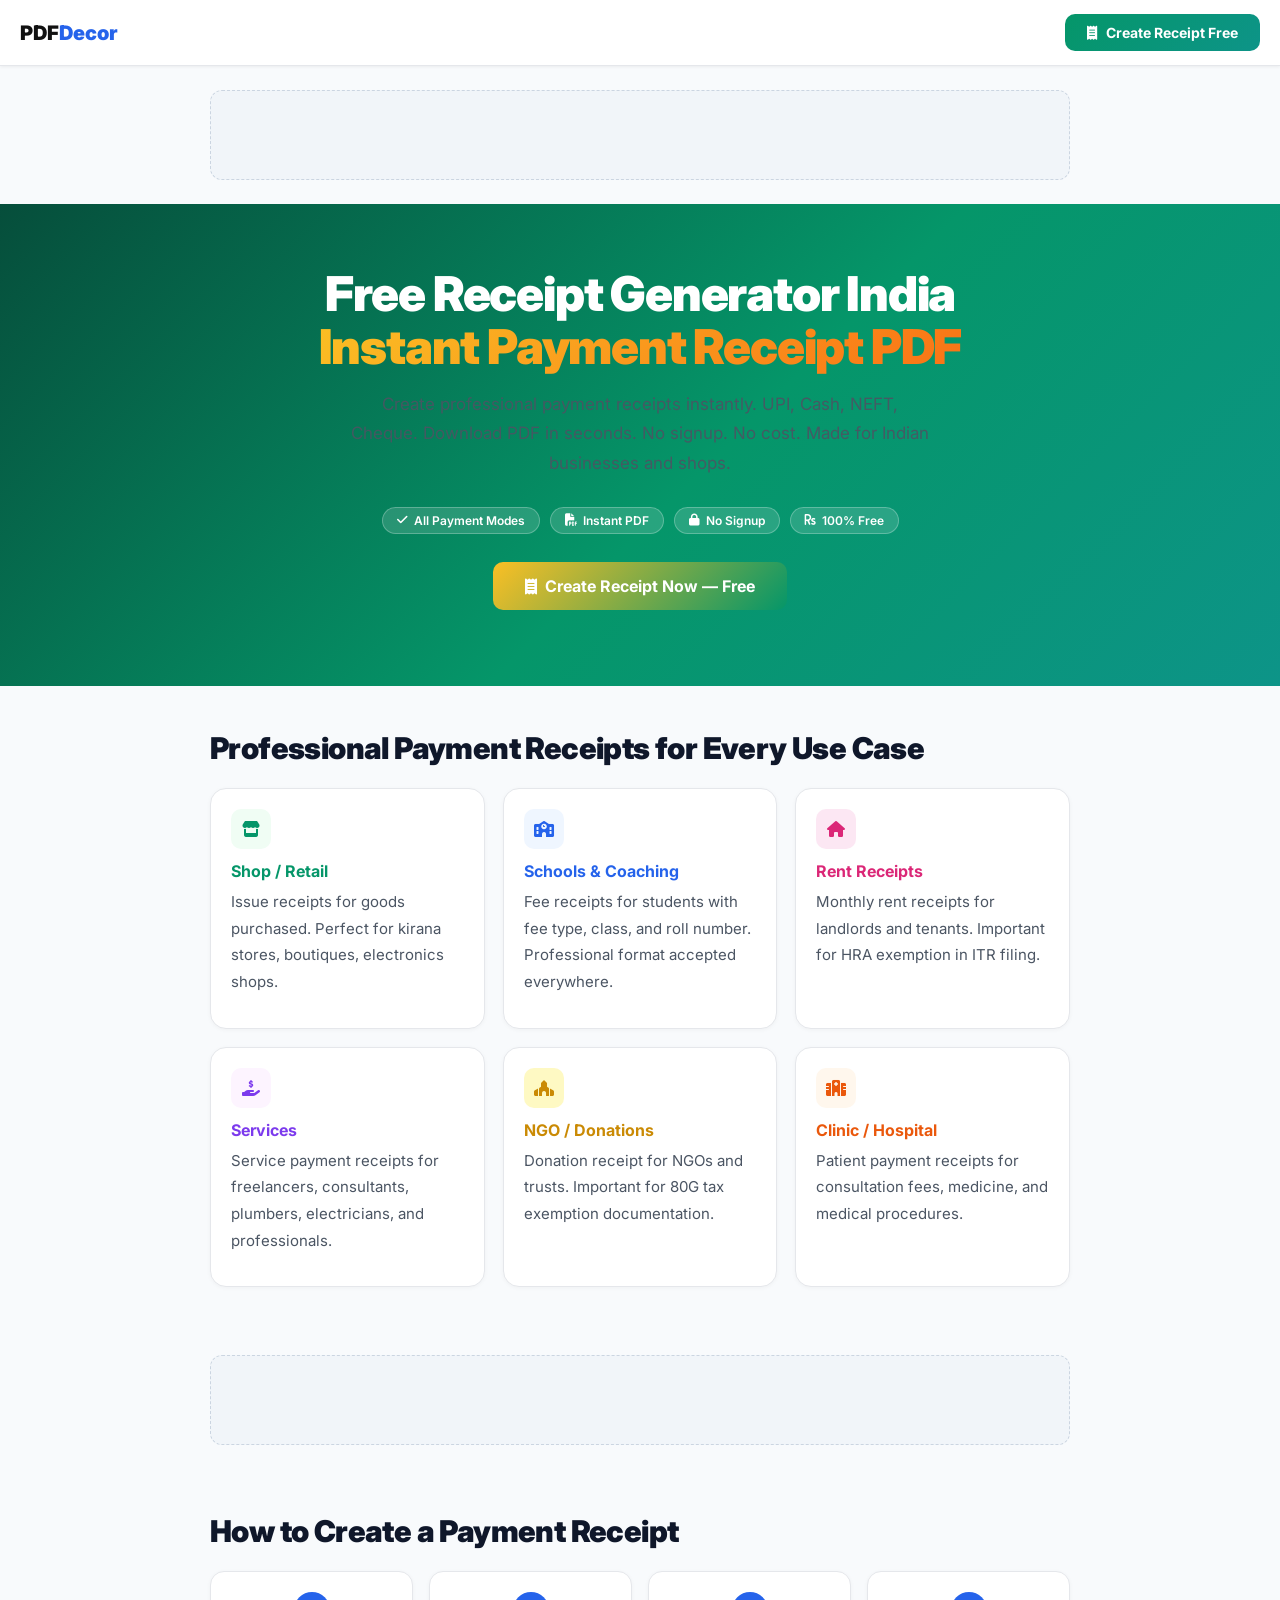
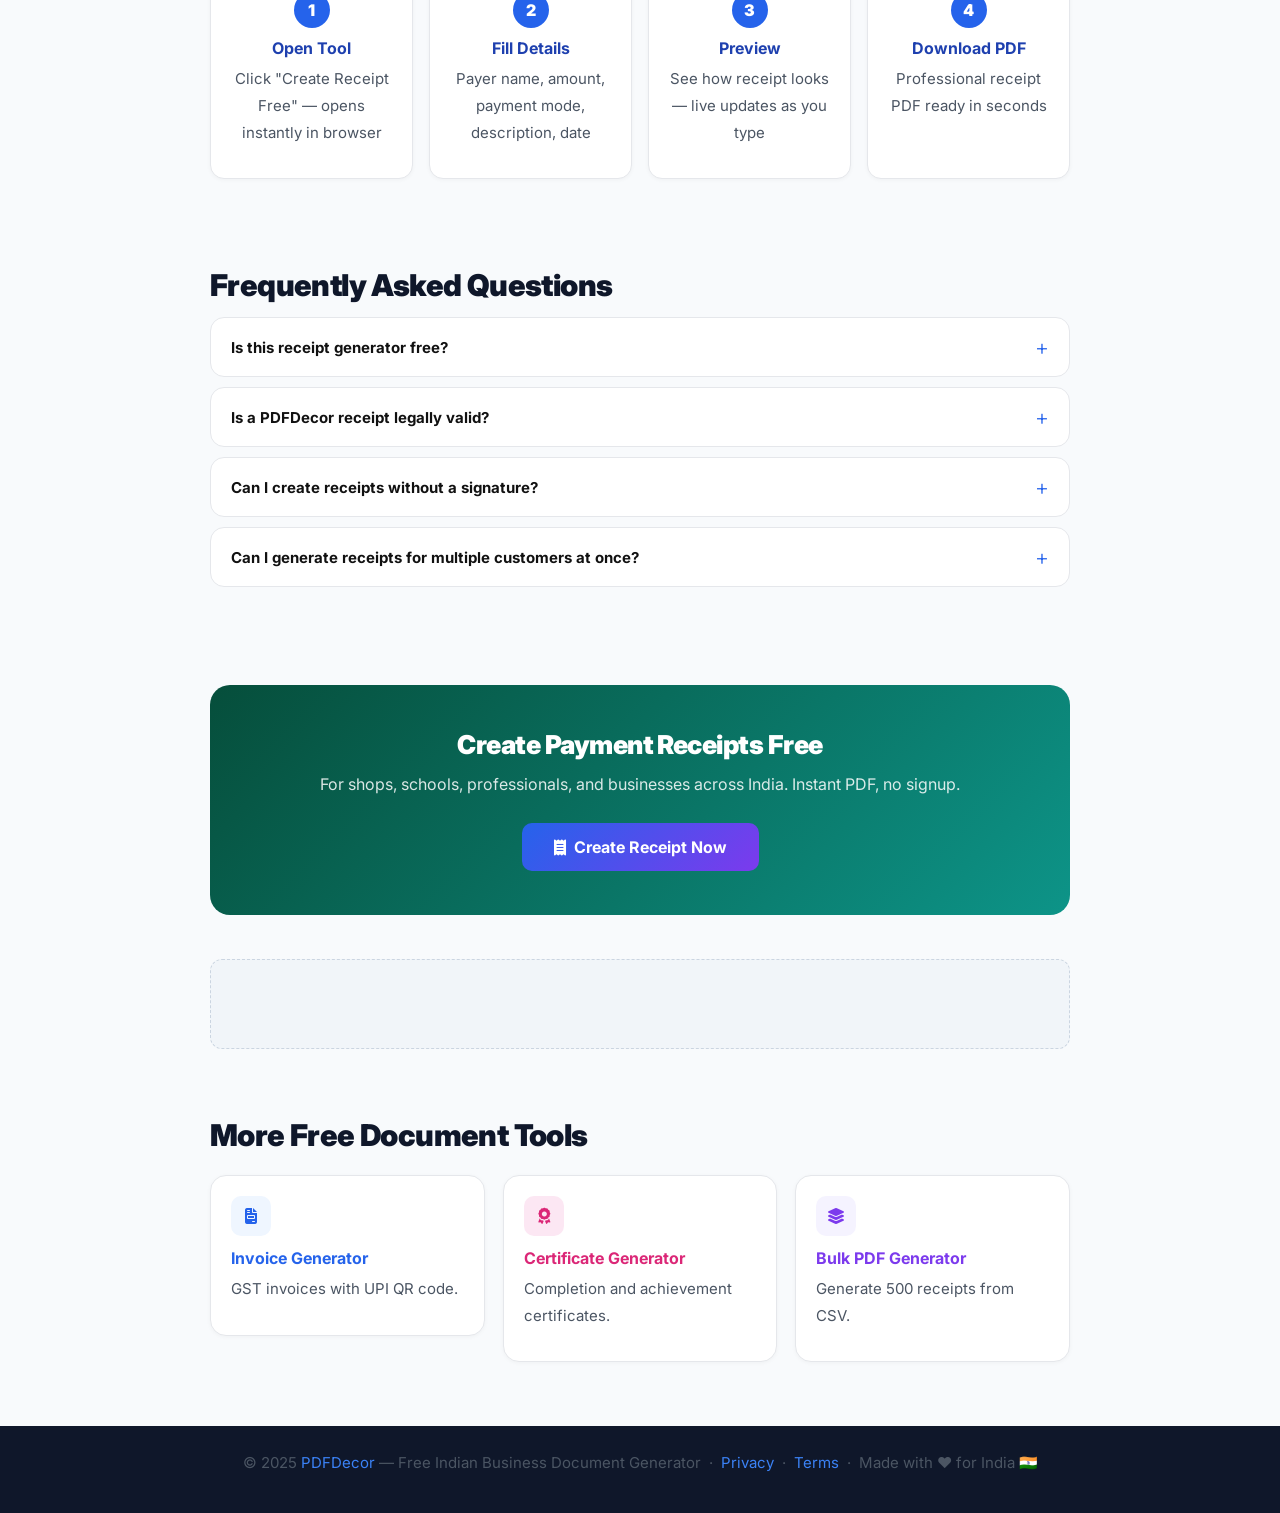
<file: seo/receipt-generator.html>
<!DOCTYPE html>
<html lang="en">
<head>
  <meta charset="UTF-8"/>
  <meta name="viewport" content="width=device-width,initial-scale=1.0"/>
  <title>Free Receipt Generator India — Payment Receipt PDF Download | PDFDecor</title>
  <meta name="description" content="Generate professional payment receipts online free in India. Instant PDF download. Add payer name, amount, payment mode, UPI/cash/NEFT. No signup required."/>
  <meta name="keywords" content="free receipt generator india, payment receipt pdf, money receipt online, receipt maker free, payment proof receipt, cash receipt generator india"/>
  <link rel="canonical" href="https://pdfdecor.in/seo/receipt-generator.html"/>
  <meta property="og:title" content="Free Payment Receipt Generator India — Instant PDF | PDFDecor"/>
  <meta property="og:type" content="website"/>
  <link rel="icon" href="data:image/svg+xml,<svg xmlns='http://www.w3.org/2000/svg' viewBox='0 0 100 100'><text y='.9em' font-size='90'>🧾</text></svg>"/>
  <link href="https://fonts.googleapis.com/css2?family=Inter:wght@400;600;700;800;900&display=swap" rel="stylesheet"/>
  <link rel="stylesheet" href="https://cdn.jsdelivr.net/npm/@fortawesome/fontawesome-free@6.4.0/css/all.min.css"/>
  <script async src="https://pagead2.googlesyndication.com/pagead/js/adsbygoogle.js?client=ca-pub-2715542305151303" crossorigin="anonymous"></script>
  <script async src="https://www.googletagmanager.com/gtag/js?id=G-XXXXXXXXXX"></script>
  <script>window.dataLayer=window.dataLayer||[];function gtag(){dataLayer.push(arguments);}gtag('js',new Date());gtag('config','G-XXXXXXXXXX');</script>
  <link rel="stylesheet" href="seo-style.css"/>
</head>
<body>
<header>
  <a href="../index.html" class="logo">PDF<span>Decor</span></a>
  <a href="../index.html#receipt" class="cta-btn" style="background:linear-gradient(135deg,#059669,#0d9488)"><i class="fas fa-receipt"></i> Create Receipt Free</a>
</header>
<div class="container">
  <div class="ad-zone"><ins class="adsbygoogle" style="display:block" data-ad-client="ca-pub-2715542305151303" data-ad-slot="auto" data-ad-format="auto" data-full-width-responsive="true"></ins><script>(adsbygoogle=window.adsbygoogle||[]).push({});</script></div>
</div>
<div class="hero" style="background:linear-gradient(135deg,#064e3b 0%,#059669 55%,#0d9488 100%)">
  <div class="container">
    <h1>Free Receipt Generator India<br><span class="hero-accent">Instant Payment Receipt PDF</span></h1>
    <p>Create professional payment receipts instantly. UPI, Cash, NEFT, Cheque. Download PDF in seconds. No signup. No cost. Made for Indian businesses and shops.</p>
    <div class="badge-row">
      <span class="badge"><i class="fas fa-check"></i> All Payment Modes</span>
      <span class="badge"><i class="fas fa-file-pdf"></i> Instant PDF</span>
      <span class="badge"><i class="fas fa-lock"></i> No Signup</span>
      <span class="badge"><i class="fas fa-rupee-sign"></i> 100% Free</span>
    </div>
    <a href="../index.html#receipt" class="cta-btn cta-lg" style="background:linear-gradient(135deg,#fbbf24,#059669)"><i class="fas fa-receipt"></i> Create Receipt Now — Free</a>
  </div>
</div>
<div class="container">
  <section class="section">
    <h2>Professional Payment Receipts for Every Use Case</h2>
    <div class="feature-grid">
      <div class="feature-card"><div class="feature-icon" style="background:#f0fdf4"><i class="fas fa-store" style="color:#059669"></i></div><h3 style="color:#059669">Shop / Retail</h3><p>Issue receipts for goods purchased. Perfect for kirana stores, boutiques, electronics shops.</p></div>
      <div class="feature-card"><div class="feature-icon" style="background:#eff6ff"><i class="fas fa-school" style="color:#2563eb"></i></div><h3 style="color:#2563eb">Schools & Coaching</h3><p>Fee receipts for students with fee type, class, and roll number. Professional format accepted everywhere.</p></div>
      <div class="feature-card"><div class="feature-icon" style="background:#fce7f3"><i class="fas fa-home" style="color:#db2777"></i></div><h3 style="color:#db2777">Rent Receipts</h3><p>Monthly rent receipts for landlords and tenants. Important for HRA exemption in ITR filing.</p></div>
      <div class="feature-card"><div class="feature-icon" style="background:#fdf4ff"><i class="fas fa-hand-holding-usd" style="color:#7c3aed"></i></div><h3 style="color:#7c3aed">Services</h3><p>Service payment receipts for freelancers, consultants, plumbers, electricians, and professionals.</p></div>
      <div class="feature-card"><div class="feature-icon" style="background:#fef9c3"><i class="fas fa-place-of-worship" style="color:#ca8a04"></i></div><h3 style="color:#ca8a04">NGO / Donations</h3><p>Donation receipt for NGOs and trusts. Important for 80G tax exemption documentation.</p></div>
      <div class="feature-card"><div class="feature-icon" style="background:#fff7ed"><i class="fas fa-hospital" style="color:#ea580c"></i></div><h3 style="color:#ea580c">Clinic / Hospital</h3><p>Patient payment receipts for consultation fees, medicine, and medical procedures.</p></div>
    </div>
  </section>
  <div class="ad-zone"><ins class="adsbygoogle" style="display:block" data-ad-client="ca-pub-2715542305151303" data-ad-slot="auto" data-ad-format="auto" data-full-width-responsive="true"></ins><script>(adsbygoogle=window.adsbygoogle||[]).push({});</script></div>
  <section class="section">
    <h2>How to Create a Payment Receipt</h2>
    <div class="steps">
      <div class="step"><div class="step-num">1</div><h3>Open Tool</h3><p>Click "Create Receipt Free" — opens instantly in browser</p></div>
      <div class="step"><div class="step-num">2</div><h3>Fill Details</h3><p>Payer name, amount, payment mode, description, date</p></div>
      <div class="step"><div class="step-num">3</div><h3>Preview</h3><p>See how receipt looks — live updates as you type</p></div>
      <div class="step"><div class="step-num">4</div><h3>Download PDF</h3><p>Professional receipt PDF ready in seconds</p></div>
    </div>
  </section>
  <section class="section">
    <h2>Frequently Asked Questions</h2>
    <details class="faq"><summary>Is this receipt generator free?</summary><p>Yes — 100% free. No signup, no charges. Download unlimited receipts.</p></details>
    <details class="faq"><summary>Is a PDFDecor receipt legally valid?</summary><p>A receipt generated on PDFDecor is a payment acknowledgment document. For official purposes (HRA, 80G, GST), always verify with a chartered accountant that it meets the specific legal requirements.</p></details>
    <details class="faq"><summary>Can I create receipts without a signature?</summary><p>Yes. The signature field is optional. You can leave it blank or add authorised signatory details.</p></details>
    <details class="faq"><summary>Can I generate receipts for multiple customers at once?</summary><p>Yes! Use the Bulk PDF Generator to generate receipts for 100s of customers from a CSV file at once.</p></details>
  </section>
  <div class="cta-section" style="background:linear-gradient(135deg,#064e3b,#0d9488)">
    <h2>Create Payment Receipts Free</h2>
    <p>For shops, schools, professionals, and businesses across India. Instant PDF, no signup.</p>
    <a href="../index.html#receipt" class="cta-btn cta-lg"><i class="fas fa-receipt"></i> Create Receipt Now</a>
  </div>
  <div class="ad-zone"><ins class="adsbygoogle" style="display:block" data-ad-client="ca-pub-2715542305151303" data-ad-slot="auto" data-ad-format="auto" data-full-width-responsive="true"></ins><script>(adsbygoogle=window.adsbygoogle||[]).push({});</script></div>
  <section class="section">
    <h2>More Free Document Tools</h2>
    <div class="feature-grid">
      <a href="invoice-generator.html" class="card-link"><div class="feature-card"><div class="feature-icon" style="background:#eff6ff"><i class="fas fa-file-invoice" style="color:#2563eb"></i></div><h3 style="color:#2563eb">Invoice Generator</h3><p>GST invoices with UPI QR code.</p></div></a>
      <a href="certificate-generator.html" class="card-link"><div class="feature-card"><div class="feature-icon" style="background:#fce7f3"><i class="fas fa-award" style="color:#db2777"></i></div><h3 style="color:#db2777">Certificate Generator</h3><p>Completion and achievement certificates.</p></div></a>
      <a href="bulk-pdf-generator.html" class="card-link"><div class="feature-card"><div class="feature-icon" style="background:#f5f3ff"><i class="fas fa-layer-group" style="color:#7c3aed"></i></div><h3 style="color:#7c3aed">Bulk PDF Generator</h3><p>Generate 500 receipts from CSV.</p></div></a>
    </div>
  </section>
</div>
<footer>
  <p>© 2025 <a href="../index.html">PDFDecor</a> — Free Indian Business Document Generator &nbsp;·&nbsp; <a href="../index.html#privacy">Privacy</a> &nbsp;·&nbsp; <a href="../index.html#terms">Terms</a> &nbsp;·&nbsp; Made with ❤️ for India 🇮🇳</p>
</footer>
</body>
</html>
</file>
<file: seo/seo-style.css>
/* PDFDecor SEO Landing Pages — Shared Stylesheet */
*{box-sizing:border-box;margin:0;padding:0}
body{font-family:'Inter',system-ui,sans-serif;background:#f8fafc;color:#111827;-webkit-font-smoothing:antialiased}
.container{max-width:900px;margin:0 auto;padding:0 20px}

/* Header */
header{background:#fff;border-bottom:1px solid #e5e7eb;padding:14px 20px;display:flex;align-items:center;justify-content:space-between;position:sticky;top:0;z-index:50;box-shadow:0 1px 3px rgba(0,0,0,.06)}
.logo{font-size:20px;font-weight:900;color:#111;text-decoration:none}
.logo span{color:#2563eb}

/* Buttons */
.cta-btn{background:linear-gradient(135deg,#2563eb,#7c3aed);color:#fff;border:none;padding:10px 22px;border-radius:10px;font-weight:700;font-size:14px;cursor:pointer;text-decoration:none;display:inline-flex;align-items:center;gap:8px;transition:opacity .2s;white-space:nowrap}
.cta-btn:hover{opacity:.88}
.cta-lg{font-size:16px!important;padding:14px 32px!important}

/* Hero */
.hero{background:linear-gradient(135deg,#0f172a 0%,#1e3a8a 45%,#7c3aed 100%);color:#fff;padding:64px 20px 76px;text-align:center}
.hero h1{font-size:clamp(26px,5vw,48px);font-weight:900;line-height:1.1;margin-bottom:16px;letter-spacing:-0.025em}
.hero p{font-size:17px;opacity:.9;max-width:580px;margin:0 auto 28px;line-height:1.75}
.hero-accent{background:linear-gradient(135deg,#fbbf24,#f97316);-webkit-background-clip:text;-webkit-text-fill-color:transparent;background-clip:text}
.badge-row{display:flex;flex-wrap:wrap;gap:10px;justify-content:center;margin-bottom:28px}
.badge{background:rgba(255,255,255,.14);border:1px solid rgba(255,255,255,.25);border-radius:100px;padding:5px 14px;font-size:12px;font-weight:600;display:flex;align-items:center;gap:6px}

/* Ad zones */
.ad-zone{background:#f1f5f9;border:1px dashed #cbd5e1;border-radius:12px;text-align:center;padding:10px;margin:24px 0;min-height:90px;display:flex;align-items:center;justify-content:center;overflow:hidden}

/* Sections */
.section{padding:44px 0}
h2{font-size:clamp(22px,4vw,30px);font-weight:900;color:#0f172a;margin-bottom:14px;letter-spacing:-0.02em}
h3{font-size:16px;font-weight:700;color:#1e40af;margin-bottom:8px;margin-top:4px}
p{color:#4b5563;line-height:1.78;margin-bottom:12px;font-size:15px}
ul{padding-left:22px;margin-bottom:14px}
li{color:#4b5563;line-height:1.85;margin-bottom:4px;font-size:15px}

/* Feature grid */
.feature-grid{display:grid;grid-template-columns:repeat(auto-fill,minmax(240px,1fr));gap:18px;margin-top:22px}
.feature-card{background:#fff;border:1px solid #e5e7eb;border-radius:16px;padding:20px;box-shadow:0 1px 4px rgba(0,0,0,.04);transition:box-shadow .2s,transform .15s}
.feature-card:hover{box-shadow:0 4px 20px rgba(0,0,0,.08);transform:translateY(-2px)}
.feature-icon{width:40px;height:40px;border-radius:10px;display:flex;align-items:center;justify-content:center;margin-bottom:12px;font-size:16px}
.card-link{text-decoration:none;color:inherit}

/* Steps */
.steps{display:grid;grid-template-columns:repeat(auto-fill,minmax(190px,1fr));gap:16px;margin-top:22px}
.step{background:#fff;border:1px solid #e5e7eb;border-radius:14px;padding:20px;text-align:center;box-shadow:0 1px 4px rgba(0,0,0,.04)}
.step-num{width:36px;height:36px;background:#2563eb;color:#fff;border-radius:50%;font-weight:900;font-size:16px;display:flex;align-items:center;justify-content:center;margin:0 auto 10px}

/* FAQ */
.faq{background:#fff;border:1px solid #e5e7eb;border-radius:14px;margin-bottom:10px;overflow:hidden}
.faq summary{padding:16px 20px;font-weight:700;font-size:15px;cursor:pointer;color:#111;list-style:none;display:flex;justify-content:space-between;align-items:center;gap:12px}
.faq summary::-webkit-details-marker{display:none}
.faq summary::after{content:'+';font-size:22px;color:#2563eb;font-weight:300;flex-shrink:0}
.faq[open] summary::after{content:'\2212'}
.faq p{padding:0 20px 16px;color:#6b7280;font-size:14px;line-height:1.75;margin:0}

/* CTA section */
.cta-section{background:linear-gradient(135deg,#1e3a8a,#6d28d9);color:#fff;border-radius:20px;padding:44px 32px;text-align:center;margin:44px 0}
.cta-section h2{color:#fff;font-size:clamp(20px,3.5vw,26px);margin-bottom:10px}
.cta-section p{color:rgba(255,255,255,.85);margin-bottom:24px;font-size:16px}

/* Footer */
footer{background:#0f172a;color:#6b7280;text-align:center;padding:24px 16px;font-size:13px;margin-top:20px}
footer a{color:#3b82f6;text-decoration:none}
footer a:hover{color:#93c5fd}

/* Stat row */
.stat-row{display:flex;flex-wrap:wrap;gap:16px;margin:20px 0}
.stat-box{background:#fff;border:1px solid #e5e7eb;border-radius:14px;padding:16px 22px;text-align:center;flex:1;min-width:130px}
.stat-val{font-size:26px;font-weight:900;color:#2563eb}
.stat-lbl{font-size:12px;color:#6b7280;margin-top:2px;font-weight:600}

/* Comparison table */
.compare-table{width:100%;border-collapse:collapse;margin-top:18px;font-size:14px}
.compare-table th{background:#f1f5f9;padding:10px 14px;text-align:left;font-weight:700;color:#374151;border-bottom:2px solid #e5e7eb}
.compare-table td{padding:10px 14px;border-bottom:1px solid #f3f4f6;color:#4b5563}
.compare-table tr:hover td{background:#f9fafb}
.check{color:#059669;font-weight:700}
.cross{color:#dc2626}

/* Breadcrumb */
.breadcrumb{display:flex;gap:6px;align-items:center;font-size:13px;color:#9ca3af;padding:12px 0 0;flex-wrap:wrap}
.breadcrumb a{color:#2563eb;text-decoration:none;font-weight:600}
.breadcrumb a:hover{text-decoration:underline}
.breadcrumb span{color:#d1d5db}

@media(max-width:640px){
  .hero{padding:48px 16px 56px}
  .hero h1{font-size:26px}
  .hero p{font-size:15px}
  .cta-section{padding:32px 20px}
  .section{padding:32px 0}
}
</file>
